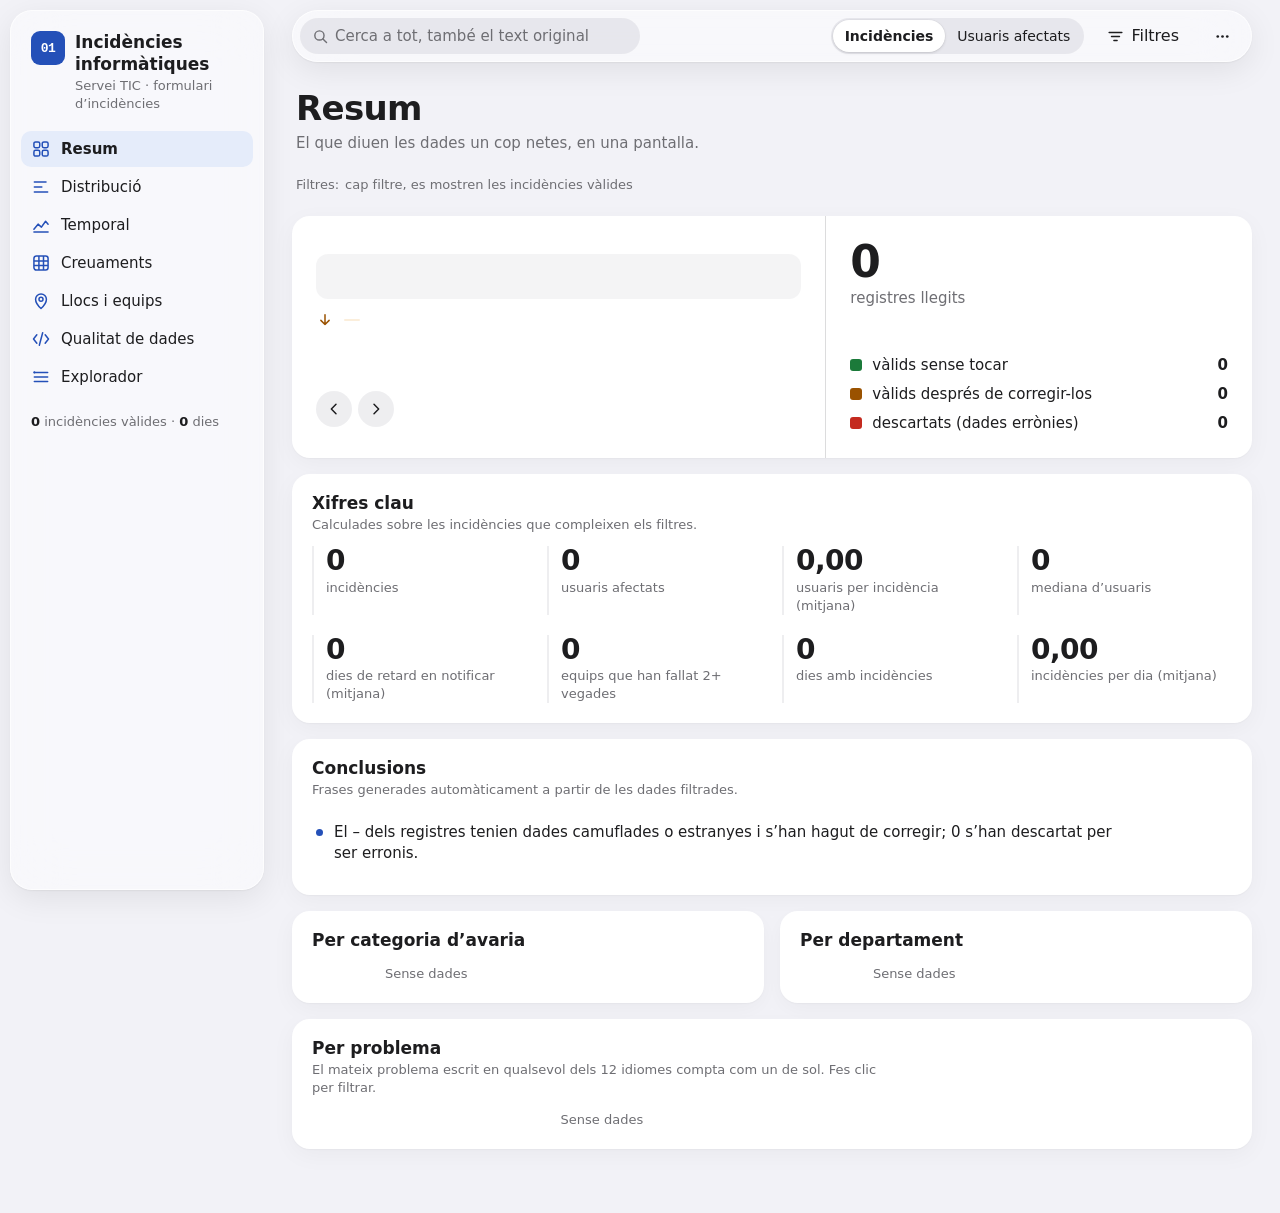
<file: plantilla.html>
<!DOCTYPE html>
<html lang="ca">
<head>
<meta charset="utf-8">
<meta name="viewport" content="width=device-width, initial-scale=1">
<title>Incidències informàtiques</title>
<style>
/* ══════════════════════════════════════════════════════════════════════════
   SISTEMA DE DISSENY · Incidències
   Fonament: Apple Human Interface Guidelines (color.md, typography.md,
   layout.md, materials.md, sidebars.md, toolbars.md, charts.md).
   Dues capes: CONTINGUT (opac, targetes agrupades) i FUNCIONAL (barra lateral
   i barra d'eines flotants amb material de vidre). La identitat viu en el
   contingut: el descodificador de dades i el text "en brut" en monoespai.
   ══════════════════════════════════════════════════════════════════════════ */

:root {
  /* Superfícies */
  --bg: #f2f2f7;            /* fons agrupat */
  --card: #ffffff;          /* targetes de contingut */
  --fill: rgba(118,118,128,.12);   /* camps i controls */
  --fill-2: rgba(118,118,128,.08);
  --sep: rgba(60,60,67,.18);       /* separadors */
  /* Text (contrast sobre --card): 16,8 · 5,1 */
  --ink: #1d1d1f;
  --ink-2: #6e6e73;
  /* Accent = interactiu i marques de dades (7,2:1). Un sol significat. */
  --accent: #2450b8;
  --accent-bg: #e5ecfa;
  --on-accent: #ffffff;
  /* Senyals d'estat: text sobre el seu fons ≥ 4,7:1 */
  --ok: #1b7a3a;  --ok-bg: #e3f3e7;
  --fix: #9a5200; --fix-bg: #fbeedb;
  --bad: #c42a1f; --bad-bg: #fde4e2;
  /* Vidre (només capa funcional) */
  --glass: rgba(250,250,252,.72);
  --glass-edge: rgba(255,255,255,.65);
  --glass-shadow: 0 8px 32px rgba(0,0,0,.08), 0 1px 2px rgba(0,0,0,.06);
  --heat: 52%;
  /* Tipografia: la del sistema per a la interfície; monoespai només per a dades en brut */
  --sans: -apple-system, BlinkMacSystemFont, "SF Pro Text", "Segoe UI Variable Text", "Segoe UI", Ubuntu, Cantarell, "Noto Sans", system-ui, sans-serif;
  --display: -apple-system, BlinkMacSystemFont, "SF Pro Display", "Segoe UI Variable Display", "Segoe UI", Ubuntu, system-ui, sans-serif;
  --mono: ui-monospace, "SF Mono", SFMono-Regular, Menlo, Consolas, "Liberation Mono", monospace;
  /* Escala (text styles d'Apple adaptats a web): */
  --t-large: 700 2.125rem/1.2 var(--display);   /* Large Title 34 */
  --t-title2: 700 1.375rem/1.27 var(--display); /* Title 2 22 */
  --t-headline: 600 1.0625rem/1.3 var(--sans);  /* Headline 17 */
  --t-body: 400 1rem/1.45 var(--sans);          /* Body 16 */
  --t-sub: 400 .9375rem/1.4 var(--sans);        /* Subheadline 15 */
  --t-foot: 400 .8125rem/1.38 var(--sans);      /* Footnote 13 */
  /* Forma: radis concèntrics */
  --r-card: 18px; --r-ctl: 10px; --r-pill: 999px;
  --side-w: 264px;
  color-scheme: light;
}
/* Noms antics que fa servir el codi dels gràfics → tokens nous */
:root { --blue: var(--accent); --green: var(--ok); --amber: var(--fix); --red: var(--bad); --violet: var(--accent);
        --soft: var(--ink-2); --line: var(--sep); --paper: var(--bg); --heat-max: var(--heat); }
@media (prefers-color-scheme: dark) {
  :root {
    --bg: #000000; --card: #1c1c1e;
    --fill: rgba(118,118,128,.24); --fill-2: rgba(118,118,128,.16);
    --sep: rgba(84,84,88,.6);
    --ink: #f5f5f7; --ink-2: #a1a1a6;
    --accent: #6e9bff; --accent-bg: #16264a; --on-accent: #0b1020;
    --ok: #4cd471; --ok-bg: #11301b;
    --fix: #ffad42; --fix-bg: #3a2810;
    --bad: #ff6b5e; --bad-bg: #3d1513;
    --glass: rgba(30,30,32,.68); --glass-edge: rgba(255,255,255,.1);
    --glass-shadow: 0 8px 32px rgba(0,0,0,.5), 0 0 0 .5px rgba(255,255,255,.08);
    --heat: 48%;
    color-scheme: dark;
  }
}
@media (prefers-contrast: more) {
  :root { --ink-2: #48484d; --sep: rgba(60,60,67,.45); --glass: rgba(250,250,252,.97); }
}
@media (prefers-contrast: more) and (prefers-color-scheme: dark) {
  :root { --ink-2: #d1d1d6; --sep: rgba(200,200,210,.45); --glass: rgba(28,28,30,.98); }
}
/* Reduir transparència: el vidre passa a opac (liquid-glass.md › Review checklist 5) */
@media (prefers-reduced-transparency: reduce) {
  :root { --glass: var(--card); }
  .glass { -webkit-backdrop-filter: none !important; backdrop-filter: none !important; }
}

* { box-sizing: border-box; }
[hidden] { display: none !important; }
html { -webkit-text-size-adjust: 100%; scroll-padding-top: 84px; }
body { margin: 0; background: var(--bg); color: var(--ink); font: var(--t-body); font-feature-settings: "tnum" 0; }
.num, .v, td.n, .kpis .num { font-variant-numeric: tabular-nums; }
:focus-visible { outline: 3px solid var(--accent); outline-offset: 2px; border-radius: 6px; }
a { color: var(--accent); }
button { font: inherit; color: inherit; }

/* ───────── Capa funcional: vidre ───────── */
.glass {
  background: var(--glass);
  -webkit-backdrop-filter: blur(28px) saturate(1.4);
  backdrop-filter: blur(28px) saturate(1.4);
  border: .5px solid var(--glass-edge);
  box-shadow: var(--glass-shadow);
}

/* ───────── Estructura: barra lateral + contingut ───────── */
.app { display: grid; grid-template-columns: var(--side-w) minmax(0, 1fr); min-height: 100vh; }
.sidebar {
  position: sticky; top: 0; height: 100vh; padding: 10px 0 10px 10px; z-index: 6;
}
.sidebar-inner { height: 100%; border-radius: 22px; padding: 14px 10px; display: flex; flex-direction: column; gap: 4px; overflow-y: auto; }
.side-head { padding: 6px 10px 14px; }
.side-head .app-name { font: var(--t-headline); margin: 0; }
.side-head .app-sub { font: var(--t-foot); color: var(--ink-2); margin: 2px 0 0; }
.side-group { font: 600 .8125rem/1.3 var(--sans); color: var(--ink-2); padding: 14px 10px 4px; margin: 0; }
nav.tabs { display: flex; flex-direction: column; gap: 2px; }
nav.tabs a {
  display: flex; align-items: center; gap: 10px; min-height: 36px; padding: 7px 10px; border-radius: var(--r-ctl);
  color: var(--ink); text-decoration: none; font: var(--t-sub);
}
nav.tabs a svg { width: 20px; height: 20px; flex: none; color: var(--accent); }
nav.tabs a:hover { background: var(--fill-2); }
nav.tabs a[aria-current="page"] { background: var(--accent); color: var(--on-accent); font-weight: 600; }
nav.tabs a[aria-current="page"] svg { color: var(--on-accent); }
nav.tabs a .chev { margin-left: auto; color: var(--ink-2); display: none; }
.side-stats { margin-top: 6px; padding: 8px 10px; font: var(--t-foot); color: var(--ink-2); }
.side-stats b { color: var(--ink); font-weight: 600; }

.main { min-width: 0; padding: 0 28px 64px; }

/* Barra d'eines flotant */
.toolbar {
  position: sticky; top: 10px; z-index: 5; margin: 10px 0 0;
  display: flex; align-items: center; gap: 10px; padding: 7px; border-radius: 999px;
}
.toolbar .grow { flex: 1; }
.tb-btn {
  display: inline-flex; align-items: center; justify-content: center; gap: 6px; min-width: 36px; min-height: 36px;
  padding: 0 12px; border: 0; border-radius: var(--r-pill); background: transparent; cursor: pointer; color: var(--ink);
}
.tb-btn:hover { background: var(--fill-2); }
.tb-btn svg { width: 19px; height: 19px; color: var(--ink); }
.tb-btn .badge { min-width: 20px; height: 20px; padding: 0 6px; border-radius: 99px; background: var(--accent); color: var(--on-accent); font: 600 .75rem/20px var(--sans); }
#back { display: none; }
.search {
  display: flex; align-items: center; gap: 6px; background: var(--fill); border-radius: var(--r-pill); padding: 0 12px;
  min-height: 36px; width: min(340px, 34vw);
}
.search svg { width: 17px; height: 17px; color: var(--ink-2); flex: none; }
.search input { all: unset; flex: 1; min-width: 0; font: var(--t-sub); color: var(--ink); }
.search input::placeholder { color: var(--ink-2); }
.seg { display: inline-flex; padding: 2px; background: var(--fill); border-radius: var(--r-pill); }
.seg button { border: 0; background: transparent; border-radius: var(--r-pill); padding: 0 12px; min-height: 32px; cursor: pointer; font: 500 .875rem/1 var(--sans); color: var(--ink); white-space: nowrap; }
.seg button[aria-pressed="true"] { background: var(--card); box-shadow: 0 1px 3px rgba(0,0,0,.14), 0 0 0 .5px rgba(0,0,0,.04); font-weight: 600; }
@media (prefers-color-scheme: dark) { .seg button[aria-pressed="true"] { background: #636366; } }

/* Capçalera de secció: títol gran */
.view-head { padding: 26px 4px 4px; }
.view-head h1 { font: var(--t-large); letter-spacing: -.02em; margin: 0; }
.view-head p { font: var(--t-sub); color: var(--ink-2); margin: 4px 0 0; max-width: 70ch; }
.chips { display: flex; flex-wrap: wrap; gap: 6px; align-items: center; margin: 12px 4px 0; min-height: 30px; font: var(--t-foot); color: var(--ink-2); }
.chip { display: inline-flex; align-items: center; gap: 2px; background: var(--accent-bg); color: var(--accent); border-radius: var(--r-pill); padding: 2px 2px 2px 12px; font: 500 .8125rem/1 var(--sans); }
.chip button { border: 0; background: transparent; color: inherit; cursor: pointer; min-width: 28px; min-height: 28px; border-radius: 99px; font-weight: 700; }
.chip button:hover { background: color-mix(in srgb, var(--accent) 16%, transparent); }

/* ───────── Capa de contingut ───────── */
section.view { display: none; }
section.view.on { display: block; }
.grid { display: grid; grid-template-columns: repeat(6, minmax(0, 1fr)); gap: 16px; margin-top: 16px; }
.grid > .panel { grid-column: span 3; }
.grid > .panel.third { grid-column: span 2; }
@media (max-width: 1180px) { .grid > .panel.third { grid-column: span 3; } }
@media (max-width: 980px) { .grid > .panel, .grid > .panel.third { grid-column: 1 / -1; } }
.panel { background: var(--card); border-radius: var(--r-card); padding: 18px 20px 20px; min-width: 0; }
.panel h2 { font: var(--t-headline); margin: 0 0 2px; }
.panel .hint { font: var(--t-foot); color: var(--ink-2); margin: 0 0 12px; max-width: 70ch; }
.grid > .panel.wide, .wide { grid-column: 1 / -1; }
.headline { font: var(--t-sub); margin: 2px 0 14px; max-width: 70ch; color: var(--ink); }
.headline b { font-weight: 600; }

/* Peça característica: el descodificador */
.decoder { padding: 0; overflow: hidden; display: grid; grid-template-columns: minmax(0, 1.25fr) minmax(0, 1fr); }
.dec-l { padding: 24px 24px 22px; }
.dec-r { padding: 24px; border-left: .5px solid var(--sep); display: flex; flex-direction: column; justify-content: space-between; gap: 16px; }
.dec-kicker { font: var(--t-foot); color: var(--ink-2); margin: 0 0 14px; }
.dec-raw { font: 400 .95rem/1.5 var(--mono); color: var(--ink-2); word-break: break-all; min-height: 3em; margin: 0; padding: 12px 14px; background: var(--fill-2); border-radius: 12px;
  display: -webkit-box; -webkit-line-clamp: 3; -webkit-box-orient: vertical; overflow: hidden; }
.dec-arrow { display: flex; align-items: center; gap: 10px; margin: 12px 0; font: var(--t-foot); color: var(--fix); }
.dec-arrow svg { width: 18px; height: 18px; }
.dec-arrow .tag { margin: 0; }
.dec-clean { font: 700 1.75rem/1.2 var(--display); letter-spacing: -.015em; margin: 0; min-height: 1.2em; overflow-wrap: anywhere; }
.dec-meta { font: var(--t-foot); color: var(--ink-2); margin: 8px 0 0; }
.dec-nav { display: flex; gap: 6px; margin-top: 16px; align-items: center; }
.dec-nav .count { font: var(--t-foot); color: var(--ink-2); margin-left: 6px; }
.round { width: 36px; height: 36px; border-radius: 50%; border: 0; background: var(--fill); cursor: pointer; display: inline-flex; align-items: center; justify-content: center; color: var(--ink); }
.round:hover { background: var(--sep); }
.round svg { width: 16px; height: 16px; }
@keyframes decode { from { opacity: 0; transform: translateY(6px); filter: blur(4px); } to { opacity: 1; transform: none; filter: none; } }
@media (prefers-reduced-motion: no-preference) { .dec-clean.anim { animation: decode .55s cubic-bezier(.2,.8,.2,1) both; } }
.pipe-total { font: 700 2.75rem/1 var(--display); letter-spacing: -.03em; margin: 0; }
.pipe-label { font: var(--t-sub); color: var(--ink-2); margin: 4px 0 0; }
.pipe-bar { display: flex; height: 14px; border-radius: 7px; overflow: hidden; gap: 2px; background: var(--card); }
.pipe-bar i { display: block; height: 100%; }
.pipe-legend { display: grid; gap: 8px; margin: 0; padding: 0; list-style: none; font: var(--t-sub); }
.pipe-legend li { display: grid; grid-template-columns: 12px 1fr auto; gap: 10px; align-items: center; }
.pipe-legend li i { width: 12px; height: 12px; border-radius: 3px; }
.pipe-legend .num { font-weight: 600; }

/* KPI */
.kpis { display: grid; grid-template-columns: repeat(4, minmax(0, 1fr)); gap: 20px; }
@media (max-width: 700px) { .kpis { grid-template-columns: repeat(2, minmax(0, 1fr)); } }
.kpis div { display: flex; flex-direction: column; gap: 2px; padding-left: 12px; border-left: 2px solid var(--fill); }
.kpis .num { font: 700 1.75rem/1.1 var(--display); letter-spacing: -.02em; }
.kpis span:not(.num) { font: var(--t-foot); color: var(--ink-2); }
ul.insights { margin: 0; padding: 0; list-style: none; display: grid; gap: 0; }
ul.insights li { padding: 11px 0 11px 22px; border-top: .5px solid var(--sep); position: relative; font: var(--t-sub); max-width: 85ch; }
ul.insights li:first-child { border-top: 0; }
ul.insights li::before { content: ""; position: absolute; left: 4px; top: 18px; width: 7px; height: 7px; border-radius: 50%; background: var(--accent); }

/* Barres */
.bars { display: grid; grid-template-columns: minmax(90px, 36%) 1fr auto; gap: 7px 12px; align-items: center; font: var(--t-sub); }
.bars .k { overflow: hidden; text-overflow: ellipsis; white-space: nowrap; }
.bars button.k { border: 0; background: none; padding: 2px 0; text-align: left; cursor: pointer; color: var(--ink); font: inherit; overflow: hidden; text-overflow: ellipsis; white-space: nowrap; }
.bars button.k:hover { color: var(--accent); }
.bar { height: 12px; border-radius: 6px; background: var(--accent); min-width: 3px; }
.v { color: var(--ink-2); text-align: right; white-space: nowrap; font: var(--t-foot); font-variant-numeric: tabular-nums; }
.cols { display: flex; align-items: end; gap: 6px; height: 176px; padding-top: 8px; }
.cols div { flex: 1; display: flex; flex-direction: column; align-items: center; justify-content: end; height: 100%; font: .75rem/1.3 var(--sans); color: var(--ink-2); min-width: 0; gap: 3px; }
.cols i { display: block; width: 100%; max-width: 44px; background: var(--accent); border-radius: 6px 6px 2px 2px; min-height: 2px; }
.cols b { color: var(--ink); font-weight: 500; font-variant-numeric: tabular-nums; }

/* Taules */
.scroll { overflow-x: auto; }
table { border-collapse: collapse; width: 100%; font: var(--t-sub); }
th, td { text-align: left; padding: 9px 10px; border-bottom: .5px solid var(--sep); vertical-align: top; }
th { font: 600 .8125rem/1.3 var(--sans); color: var(--ink-2); white-space: nowrap; }
td.n, th.n { text-align: right; white-space: nowrap; font-variant-numeric: tabular-nums; }
tbody tr:last-child td { border-bottom: 0; }
table.dist td:first-child { white-space: nowrap; }
table.dist tbody tr, .explore tbody tr { cursor: pointer; }
table.dist tbody tr:hover, .explore tbody tr:hover { background: var(--fill-2); }
.minibar { height: 8px; border-radius: 4px; background: var(--accent); }
table.heat td, table.heat th { text-align: center; padding: 7px 8px; font-variant-numeric: tabular-nums; border-bottom: 0; }
table.heat td { border: 2px solid var(--card); border-radius: 6px; }
table.heat th:first-child, table.heat td:first-child { text-align: left; white-space: nowrap; }
table.heat td.tot, table.heat th.tot { font-weight: 600; color: var(--ink-2); }
svg text { fill: var(--ink-2); font: 12px var(--sans); }
svg .grid-l { stroke: var(--sep); }
svg .scrub { stroke: var(--ink); stroke-width: 1; }
.readout { min-height: 1.5em; font: var(--t-foot); color: var(--ink-2); margin-bottom: 4px; font-variant-numeric: tabular-nums; }
.readout b { color: var(--ink); font-weight: 600; }
.legend { display: flex; gap: 16px; font: var(--t-foot); color: var(--ink-2); margin-top: 8px; }
.legend i { display: inline-block; width: 12px; height: 12px; border-radius: 3px; vertical-align: -1px; margin-right: 6px; }

/* Exemples del descodificador a Qualitat */
.example { display: grid; grid-template-columns: 12em 1fr; gap: 4px 14px; padding: 12px 0; border-top: .5px solid var(--sep); font: var(--t-sub); }
.example:first-child { border-top: 0; }
.example code { font: .8125rem/1.45 var(--mono); color: var(--ink-2); word-break: break-all; }

/* Etiquetes d'estat */
.tag { display: inline-block; font: 600 .75rem/1.5 var(--sans); padding: 1px 8px; border-radius: var(--r-pill); margin: 1px 3px 1px 0; white-space: nowrap; }
.t-ok { background: var(--ok-bg); color: var(--ok); }
.t-fix { background: var(--fix-bg); color: var(--fix); }
.t-bad { background: var(--bad-bg); color: var(--bad); }
.t-info { background: var(--accent-bg); color: var(--accent); }

/* Controls genèrics */
.btn { font: 500 .875rem/1 var(--sans); border: 0; background: var(--fill); color: var(--ink); padding: 0 14px; min-height: 34px; border-radius: var(--r-pill); cursor: pointer; }
.btn:hover { background: var(--sep); }
.btn:disabled { opacity: .35; cursor: default; }
.btn.prominent { background: var(--accent); color: var(--on-accent); font-weight: 600; }
select.btn { appearance: none; -webkit-appearance: none; padding-right: 30px;
  background-image: url("data:image/svg+xml,%3Csvg xmlns='http://www.w3.org/2000/svg' viewBox='0 0 12 12'%3E%3Cpath d='M3 4.5 6 7.5 9 4.5' fill='none' stroke='%238e8e93' stroke-width='1.6' stroke-linecap='round' stroke-linejoin='round'/%3E%3C/svg%3E");
  background-repeat: no-repeat; background-position: right 10px center; background-size: 12px; }
.bar-top { display: flex; flex-wrap: wrap; gap: 10px; align-items: center; margin-bottom: 12px; font: var(--t-sub); }
.bar-top label { display: inline-flex; gap: 8px; align-items: center; color: var(--ink-2); }
.spacer { flex: 1; }
.pager { display: flex; gap: 10px; align-items: center; justify-content: flex-end; padding: 14px 0 0; font: var(--t-foot); color: var(--ink-2); }
.empty { padding: 36px; text-align: center; color: var(--ink-2); }
.explore td.desc { max-width: 44ch; }
.explore td:nth-child(2) { white-space: nowrap; }
.explore th button { border: 0; background: none; padding: 0; cursor: pointer; font: inherit; color: inherit; }
input[type=checkbox] { width: 18px; height: 18px; accent-color: var(--accent); }

/* ───────── Full de filtres (popover ample / full inferior compacte) ───────── */
dialog { color: var(--ink); }
#filters { position: fixed; inset: 70px 28px auto auto; margin: 0; width: min(440px, 92vw); max-height: calc(100vh - 90px); overflow: auto;
  border-radius: 22px; padding: 0; }
#filters::backdrop { background: transparent; }
.sheet-head { display: flex; align-items: center; justify-content: space-between; padding: 14px 16px 8px 20px; position: sticky; top: 0; }
.sheet-head h2 { font: var(--t-headline); margin: 0; }
.grabber { display: none; width: 36px; height: 5px; border-radius: 3px; background: var(--sep); margin: 8px auto 0; }
.form { padding: 4px 16px 18px; display: grid; gap: 16px; }
.group { background: var(--card); border-radius: 14px; overflow: hidden; }
.group label { display: grid; grid-template-columns: minmax(110px, 40%) 1fr; align-items: center; gap: 10px; padding: 0 14px; min-height: 46px; border-bottom: .5px solid var(--sep); font: var(--t-sub); }
.group label:last-child { border-bottom: 0; }
.group select, .group input { font: var(--t-sub); color: var(--accent); background: transparent; border: 0; text-align: right; min-width: 0; padding: 10px 0; width: 100%; }
.group select { text-align-last: right; }
.group input[type=number] { color: var(--ink); }
.form .foot { display: flex; justify-content: space-between; gap: 10px; }
#menu { position: fixed; inset: 70px 28px auto auto; margin: 0; width: 280px; border-radius: 18px; padding: 8px; }
#menu::backdrop { background: transparent; }
.menu-row { display: flex; justify-content: space-between; align-items: center; gap: 10px; padding: 10px 10px; font: var(--t-sub); }
.menu-item { display: flex; width: 100%; align-items: center; gap: 10px; border: 0; background: transparent; padding: 11px 10px; border-radius: 10px; cursor: pointer; font: var(--t-sub); color: var(--ink); text-align: left; }
.menu-item:hover { background: var(--fill-2); }
.menu-item svg { width: 18px; height: 18px; }
.menu-sep { height: .5px; background: var(--sep); margin: 4px 8px; }

/* Detall */
#detail { border: 0; border-radius: 22px; padding: 0; background: var(--bg); width: min(880px, 94vw); max-height: 88vh; box-shadow: 0 30px 80px rgba(0,0,0,.3); }
#detail::backdrop { background: rgba(0,0,0,.35); }
.dhead { display: flex; justify-content: space-between; align-items: center; gap: 10px; padding: 12px 16px 12px 22px; position: sticky; top: 0; z-index: 1; }
.dhead h2 { margin: 0; font: var(--t-headline); }
.dhead .actions { display: flex; gap: 6px; }
.dbody { padding: 6px 18px 22px; }
.dbody > table { background: var(--card); border-radius: 14px; overflow: hidden; }
.dbody table td:first-child { color: var(--ink-2); white-space: nowrap; width: 1%; }
.orig { font: .78rem/1.45 var(--mono); color: var(--ink-2); word-break: break-all; margin-top: 4px; }
.msg { margin: 6px 0 12px; padding: 12px 14px; border-radius: 12px; font: var(--t-sub); }

/* ───────── Mida compacta: la barra lateral es converteix en la llista arrel (com a iPhone) ───────── */

/* ───────── Textura: les dades en brut sota el vidre ─────────
   sidebars.md: "Extend visually rich content beneath the sidebar". El vidre necessita
   alguna cosa a sota; aquí són els codis reals que han arribat del formulari. */
.backdrop {
  position: fixed; inset: 0 0 auto 0; height: 430px; z-index: 0; overflow: hidden; pointer-events: none;
  font: 500 13px/1.75 var(--mono); color: var(--accent); opacity: .16; white-space: pre-wrap; word-break: break-all;
  padding: 18px 24px; letter-spacing: .02em;
  /* Densa a la part superior (on hi ha el vidre), s'esvaeix cap avall i darrere del títol */
  -webkit-mask-image: linear-gradient(to bottom, #000 0, #000 64px, rgba(0,0,0,.35) 120px, rgba(0,0,0,.18) 260px, transparent 100%);
  mask-image: linear-gradient(to bottom, #000 0, #000 64px, rgba(0,0,0,.35) 120px, rgba(0,0,0,.18) 260px, transparent 100%);
}
@media (prefers-color-scheme: dark) { .backdrop { opacity: .22; } }
@media (prefers-contrast: more) { .backdrop { display: none; } }
.app { position: relative; z-index: 1; }
#filters, #menu { z-index: 20; }   /* els popovers no modals han de quedar per sobre del contingut */

/* Barra lateral: selecció tranquil·la, icona en color d'accent */
nav.tabs a[aria-current="page"] { background: var(--accent-bg); color: var(--ink); font-weight: 600; }
nav.tabs a[aria-current="page"] svg { color: var(--accent); }
.side-head { display: flex; gap: 10px; align-items: flex-start; }
.app-mark { width: 34px; height: 34px; flex: none; border-radius: 9px; background: var(--accent); color: var(--on-accent);
  display: grid; place-items: center; font: 700 13px/1 var(--mono); letter-spacing: -.04em; }

/* Targetes: definició subtil */
.panel { box-shadow: 0 1px 2px rgba(0,0,0,.04), 0 6px 24px rgba(0,0,0,.04); }
@media (prefers-color-scheme: dark) { .panel { box-shadow: inset 0 0 0 .5px rgba(255,255,255,.07); } }

/* Barres amb carril: s'hi llegeix la proporció respecte al màxim */
.bars > div:not(.bar) { background: var(--fill-2); border-radius: 6px; }
.minibar { box-shadow: none; }
td .minibar { position: relative; }

@media (max-width: 860px) {
  .app { grid-template-columns: 1fr; }
  .sidebar { position: static; height: auto; padding: 0; }
  .sidebar-inner { border-radius: 0; background: transparent; box-shadow: none; border: 0; -webkit-backdrop-filter: none; backdrop-filter: none; padding: 20px 16px; }
  .side-head .app-name { font: var(--t-large); letter-spacing: -.02em; }
  nav.tabs { background: var(--card); border-radius: 14px; overflow: hidden; gap: 0; }
  nav.tabs a { border-radius: 0; min-height: 50px; border-bottom: .5px solid var(--sep); font: var(--t-body); }
  nav.tabs a:last-child { border-bottom: 0; }
  nav.tabs a[aria-current="page"] { background: transparent; color: var(--ink); font-weight: 400; }
  nav.tabs a[aria-current="page"] svg { color: var(--accent); }
  nav.tabs a .chev { display: block; }
  body.in-view .sidebar { display: none; }
  body:not(.in-view) .main { display: none; }
  .main { padding: 0 12px 48px; }
  #back { display: inline-flex; padding: 0 6px; }
  #back span, #open-filters > span:not(.badge) { display: none; }
  .toolbar { gap: 4px; top: 8px; margin-top: 8px; }
  .search { width: auto; flex: 1; min-width: 0; }
  .toolbar .grow { display: none; }
  .toolbar .seg { display: none; }
  .metric-compact { display: flex !important; }
  .decoder { grid-template-columns: 1fr; }
  .dec-r { border-left: 0; border-top: .5px solid var(--sep); }
  .grid { grid-template-columns: 1fr; }
  #filters { inset: auto 0 0 0; width: 100%; max-height: 88vh; border-radius: 22px 22px 0 0; }
  #filters::backdrop { background: rgba(0,0,0,.3); }
  .grabber { display: block; }
  #menu { inset: 64px 12px auto auto; }
}
.metric-compact { display: none; justify-content: center; margin: 14px 0 0; }
@media (pointer: coarse) {
  .tb-btn, .round, .btn, .seg button { min-height: 44px; min-width: 44px; }
  .chip button { min-width: 44px; min-height: 44px; }
  nav.tabs a { min-height: 50px; }
  .bars button.k { min-height: 32px; }
}
@media (prefers-reduced-motion: no-preference) {
  .bar, .cols i, .minibar { transition: width .25s ease, height .25s ease; }
  nav.tabs a, .tb-btn, .btn { transition: background-color .15s ease; }
}
@media print {
  .backdrop,
  .sidebar, .toolbar, .chips, .pager, .bar-top, .dec-nav { display: none !important; }
  .app { display: block; }
  section.view { display: block !important; break-before: page; }
  body { background: #fff; }
  .panel { border: 1px solid #ddd; }
}
</style>
</head>
<body>
<svg width="0" height="0" style="position:absolute" aria-hidden="true">
  <defs>
    <symbol id="i-resum" viewBox="0 0 24 24"><g fill="none" stroke="currentColor" stroke-width="1.8" stroke-linecap="round" stroke-linejoin="round"><rect x="3.5" y="3.5" width="7" height="7" rx="2"/><rect x="13.5" y="3.5" width="7" height="7" rx="2"/><rect x="3.5" y="13.5" width="7" height="7" rx="2"/><rect x="13.5" y="13.5" width="7" height="7" rx="2"/></g></symbol>
    <symbol id="i-distribucio" viewBox="0 0 24 24"><g fill="none" stroke="currentColor" stroke-width="1.8" stroke-linecap="round"><path d="M4 6h14M4 12h9M4 18h16"/></g></symbol>
    <symbol id="i-temporal" viewBox="0 0 24 24"><g fill="none" stroke="currentColor" stroke-width="1.8" stroke-linecap="round" stroke-linejoin="round"><path d="M3.5 17l5-6 4 3.5 5-7 3 3.5"/><path d="M3.5 20.5h17"/></g></symbol>
    <symbol id="i-creuaments" viewBox="0 0 24 24"><g fill="none" stroke="currentColor" stroke-width="1.8"><rect x="3.5" y="3.5" width="17" height="17" rx="3"/><path d="M3.5 9.5h17M3.5 15h17M9.5 3.5v17M15 3.5v17"/></g></symbol>
    <symbol id="i-llocs" viewBox="0 0 24 24"><g fill="none" stroke="currentColor" stroke-width="1.8" stroke-linejoin="round"><path d="M12 21s-6.5-5.6-6.5-11a6.5 6.5 0 0 1 13 0c0 5.4-6.5 11-6.5 11z"/><circle cx="12" cy="10" r="2.4"/></g></symbol>
    <symbol id="i-qualitat" viewBox="0 0 24 24"><g fill="none" stroke="currentColor" stroke-width="1.8" stroke-linecap="round" stroke-linejoin="round"><path d="M7 7l-4 5 4 5M17 7l4 5-4 5M14 4.5l-4 15"/></g></symbol>
    <symbol id="i-explorador" viewBox="0 0 24 24"><g fill="none" stroke="currentColor" stroke-width="1.8" stroke-linecap="round"><path d="M4 6.5h16M4 12h16M4 17.5h16"/><circle cx="4" cy="6.5" r=".4"/></g></symbol>
    <symbol id="i-search" viewBox="0 0 24 24"><g fill="none" stroke="currentColor" stroke-width="2" stroke-linecap="round"><circle cx="10.5" cy="10.5" r="6.5"/><path d="M15.5 15.5l5 5"/></g></symbol>
    <symbol id="i-filter" viewBox="0 0 24 24"><g fill="none" stroke="currentColor" stroke-width="1.9" stroke-linecap="round"><path d="M4 7h16M7 12h10M10 17h4"/></g></symbol>
    <symbol id="i-more" viewBox="0 0 24 24"><g fill="currentColor"><circle cx="6" cy="12" r="1.7"/><circle cx="12" cy="12" r="1.7"/><circle cx="18" cy="12" r="1.7"/></g></symbol>
    <symbol id="i-back" viewBox="0 0 24 24"><path d="M15 5l-7 7 7 7" fill="none" stroke="currentColor" stroke-width="2.2" stroke-linecap="round" stroke-linejoin="round"/></symbol>
    <symbol id="i-next" viewBox="0 0 24 24"><path d="M9 5l7 7-7 7" fill="none" stroke="currentColor" stroke-width="2.2" stroke-linecap="round" stroke-linejoin="round"/></symbol>
    <symbol id="i-close" viewBox="0 0 24 24"><path d="M6.5 6.5l11 11M17.5 6.5l-11 11" fill="none" stroke="currentColor" stroke-width="2.2" stroke-linecap="round"/></symbol>
    <symbol id="i-down" viewBox="0 0 24 24"><path d="M12 5v13M6.5 12.5 12 18l5.5-5.5" fill="none" stroke="currentColor" stroke-width="2" stroke-linecap="round" stroke-linejoin="round"/></symbol>
    <symbol id="i-print" viewBox="0 0 24 24"><g fill="none" stroke="currentColor" stroke-width="1.8" stroke-linejoin="round"><path d="M7 9V3.5h10V9"/><rect x="3.5" y="9" width="17" height="8" rx="2"/><path d="M7 14.5h10v6H7z"/></g></symbol>
  </defs>
</svg>

<div class="backdrop" id="backdrop" aria-hidden="true"></div>
<div class="app">
  <aside class="sidebar">
    <div class="sidebar-inner glass">
      <div class="side-head">
        <span class="app-mark" aria-hidden="true">01</span>
        <div><p class="app-name" data-i="title"></p>
        <p class="app-sub" data-i="appSub"></p></div>
      </div>
      <nav class="tabs" id="tabs" aria-label="Seccions"></nav>
      <p class="side-stats" id="side-stats"></p>
    </div>
  </aside>

  <div class="main">
    <header class="toolbar glass">
      <button type="button" class="tb-btn" id="back"><svg aria-hidden="true"><use href="#i-back"/></svg><span data-i="sections"></span></button>
      <label class="search"><svg aria-hidden="true"><use href="#i-search"/></svg><input type="search" id="q" autocomplete="off"></label>
      <span class="grow"></span>
      <span class="seg" role="group" id="metric-seg"><button type="button" data-metric="n" data-i="m_n"></button><button type="button" data-metric="u" data-i="m_u"></button></span>
      <button type="button" class="tb-btn" id="open-filters" aria-haspopup="dialog"><svg aria-hidden="true"><use href="#i-filter"/></svg><span data-i="filtersBtn"></span><span class="badge" id="fcount" hidden></span></button>
      <button type="button" class="tb-btn" id="open-menu" aria-haspopup="dialog"><svg aria-hidden="true"><use href="#i-more"/></svg></button>
    </header>

    <div class="view-head">
      <h1 id="view-title"></h1>
      <p id="view-sub"></p>
      <div class="metric-compact"><span class="seg" role="group"><button type="button" data-metric="n" data-i="m_n"></button><button type="button" data-metric="u" data-i="m_u"></button></span></div>
    </div>
    <div class="chips" id="chips" aria-live="polite"></div>

  <!-- RESUM -->

  <section class="view" id="v-resum">
    <div class="grid">
      <div class="panel wide decoder">
        <div class="dec-l">
          <p class="dec-kicker" id="dec-kicker"></p>
          <p class="dec-raw" id="dec-raw"></p>
          <div class="dec-arrow"><svg aria-hidden="true"><use href="#i-down"/></svg><span class="tag t-fix" id="dec-trick"></span></div>
          <p class="dec-clean" id="dec-clean" aria-live="polite"></p>
          <p class="dec-meta" id="dec-meta"></p>
          <div class="dec-nav"><button class="round" id="dec-prev"><svg aria-hidden="true"><use href="#i-back"/></svg></button><button class="round" id="dec-next"><svg aria-hidden="true"><use href="#i-next"/></svg></button><span class="count" id="dec-count"></span></div>
        </div>
        <div class="dec-r">
          <div><p class="pipe-total num" id="n-total"></p><p class="pipe-label" data-i="read"></p></div>
          <div class="pipe-bar" id="pipe-bar" role="img"></div>
          <ul class="pipe-legend">
            <li><i style="background:var(--ok)"></i><span data-i="pClean"></span><span class="num" id="n-clean"></span></li>
            <li><i style="background:var(--fix)"></i><span data-i="pFixed"></span><span class="num" id="n-fixok"></span></li>
            <li><i style="background:var(--bad)"></i><span data-i="discarded"></span><span class="num" id="n-bad"></span></li>
          </ul>
        </div>
      </div>
      <div class="panel wide"><h2 data-i="kpiTitle"></h2><p class="hint" data-i="kpiHint"></p><div class="kpis" id="kpis"></div></div>
      <div class="panel wide"><h2 data-i="insTitle"></h2><p class="hint" data-i="insHint"></p><ul class="insights" id="insights"></ul></div>
      <div class="panel"><h2 data-i="byCat"></h2><div class="bars" id="r-cat"></div></div>
      <div class="panel"><h2 data-i="byDept"></h2><div class="bars" id="r-dept"></div></div>
      <div class="panel wide"><h2 data-i="byProb"></h2><p class="hint" data-i="byProbHint"></p><div class="bars" id="r-prob"></div></div>
    </div>
  </section>

  <!-- DISTRIBUCIÓ -->
  <section class="view" id="v-distribucio">
    <div class="grid">
      <div class="panel wide"><h2 data-i="byCat"></h2><p class="hint" data-i="distHint"></p><div class="scroll" id="d-cat"></div></div>
      <div class="panel wide"><h2 data-i="byEquip"></h2><div class="scroll" id="d-equip"></div></div>
      <div class="panel wide"><h2 data-i="byDept"></h2><div class="scroll" id="d-dept"></div></div>
      <div class="panel wide"><h2 data-i="byProb"></h2><p class="hint" data-i="byProbHint"></p><div class="scroll" id="d-prob"></div></div>
      <div class="panel wide"><h2 data-i="pareto"></h2><p class="hint" data-i="paretoHint"></p><div class="scroll" id="d-pareto"></div></div>
      <div class="panel"><h2 data-i="usersHist"></h2><p class="hint" data-i="usersHistHint"></p><div class="cols" id="d-uhist"></div></div>
      <div class="panel"><h2 data-i="severity"></h2><p class="hint" data-i="severityHint"></p><div class="bars" id="d-sev"></div></div>
    </div>
  </section>

  <!-- TEMPORAL -->
  <section class="view" id="v-temporal">
    <div class="grid">
      <div class="panel wide"><h2 data-i="timeline"></h2><p class="hint" data-i="timelineHint"></p>
        <div class="seg" role="group" id="gran" style="margin-bottom:8px"><button type="button" data-g="d" data-i="g_d"></button><button type="button" data-g="w" data-i="g_w"></button><button type="button" data-g="m" data-i="g_m"></button></div>
        <div class="scroll" id="t-line"></div></div>
      <div class="panel"><h2 data-i="byMonth"></h2><div class="cols" id="t-month"></div></div>
      <div class="panel"><h2 data-i="byWeekday"></h2><div class="cols" id="t-wd"></div></div>
      <div class="panel wide"><h2 data-i="heatWM"></h2><p class="hint" data-i="heatHint"></p><div class="scroll" id="t-heat"></div></div>
      <div class="panel"><h2 data-i="byHour"></h2><p class="hint" data-i="byHourHint"></p><div class="cols" id="t-hour"></div></div>
      <div class="panel"><h2 data-i="delay"></h2><p class="hint" data-i="delayHint"></p><div class="bars" id="t-delay"></div></div>
    </div>
  </section>

  <!-- CREUAMENTS -->
  <section class="view" id="v-creuaments">
    <div class="grid">
      <div class="panel wide"><h2 data-i="crossTitle"></h2><p class="hint" data-i="crossHint"></p>
        <div class="bar-top">
          <label><span data-i="rows"></span> <select id="x-row" class="btn"></select></label>
          <label><span data-i="cols"></span> <select id="x-col" class="btn"></select></label>
          <span class="seg" role="group" id="x-mode"><button type="button" data-x="abs" data-i="x_abs"></button><button type="button" data-x="row" data-i="x_row"></button><button type="button" data-x="col" data-i="x_col"></button></span>
        </div>
        <div class="scroll" id="x-table"></div></div>
    </div>
  </section>

  <!-- LLOCS I EQUIPS -->
  <section class="view" id="v-llocs">
    <div class="grid">
      <div class="panel third"><h2 data-i="byFloor"></h2><div class="cols" id="l-floor"></div></div>
      <div class="panel third"><h2 data-i="bySpace"></h2><p class="hint" data-i="bySpaceHint"></p><div class="bars" id="l-space"></div></div>
      <div class="panel third"><h2 data-i="topLoc"></h2><div class="bars" id="l-top"></div></div>
      <div class="panel wide"><h2 data-i="repeat"></h2><p class="hint" data-i="repeatHint"></p><div class="scroll" id="l-rep"></div></div>
      <div class="panel wide"><h2 data-i="tech"></h2><div id="l-tech"></div></div>
    </div>
  </section>

  <!-- QUALITAT -->
  <section class="view" id="v-qualitat">
    <div class="grid">
      <div class="panel wide"><h2 data-i="dataVsInfo"></h2><p class="hint" data-i="dataVsInfoText"></p><div class="kpis" id="q-kpis"></div></div>
      <div class="panel"><h2 data-i="tricks"></h2><div class="bars" id="q-tricks"></div></div>
      <div class="panel"><h2 data-i="fieldsCorrupt"></h2><p class="hint" data-i="fieldsCorruptHint"></p><div class="bars" id="q-fields"></div></div>
      <div class="panel wide"><h2 data-i="trickMatrix"></h2><p class="hint" data-i="trickMatrixHint"></p><div class="scroll" id="q-matrix"></div></div>
      <div class="panel third"><h2 data-i="reasons"></h2><div class="bars" id="q-reasons"></div></div>
      <div class="panel third"><h2 data-i="warnings"></h2><div class="bars" id="q-warn"></div></div>
      <div class="panel third"><h2 data-i="byLang"></h2><div class="bars" id="q-lang"></div></div>
      <div class="panel wide"><h2 data-i="examples"></h2><p class="hint" data-i="examplesHint"></p><div id="q-examples"></div></div>
      <div class="panel wide"><h2 data-i="discList"></h2><div class="scroll" id="q-disc"></div></div>
    </div>
  </section>

  <!-- EXPLORADOR -->
  <section class="view" id="v-explorador">
    <div class="panel" style="margin-top:16px">
      <div class="bar-top">
        <span id="count"></span><span class="spacer"></span>
        <label><input type="checkbox" id="tr"> <span data-i="trToggle"></span></label>
        <label><span data-i="perPage"></span> <select id="pp" class="btn"><option>25</option><option>50</option><option>100</option><option>250</option></select></label>
        <button class="btn" id="exp-csv" data-i="expCsv"></button>
        <button class="btn" id="exp-json" data-i="expJson"></button>
      </div>
      <div class="scroll">
        <table class="explore"><thead><tr id="ex-head"></tr></thead><tbody id="rows"></tbody></table>
      </div>
      <div class="pager"><button class="btn" id="prev" data-i="prev"></button><span id="page"></span><button class="btn" id="next" data-i="next"></button></div>
    </div>
  </section>
</div>
</div>

<dialog id="filters" class="glass" aria-labelledby="f-title">
  <div class="grabber" aria-hidden="true"></div>
  <div class="sheet-head"><h2 id="f-title" data-i="filtersBtn"></h2><button type="button" class="btn prominent" id="f-done" data-i="done"></button></div>
  <form class="form" onsubmit="return false">
    <div class="group">
      <label><span data-i="status"></span><select id="f-status"></select></label>
    </div>
    <div class="group">
      <label><span data-i="department"></span><select id="f-dept"></select></label>
      <label><span data-i="equipment"></span><select id="f-equip"></select></label>
      <label><span data-i="category"></span><select id="f-cat"></select></label>
      <label><span data-i="problem"></span><select id="f-prob"></select></label>
      <label><span data-i="language"></span><select id="f-lang"></select></label>
    </div>
    <div class="group">
      <label><span data-i="from"></span><input type="date" id="f-from"></label>
      <label><span data-i="to"></span><input type="date" id="f-to"></label>
      <label><span data-i="umin"></span><input type="number" id="f-umin" min="1" step="1" placeholder="1"></label>
      <label><span data-i="umax"></span><input type="number" id="f-umax" min="1" step="1" placeholder="24"></label>
    </div>
    <div class="foot"><button type="button" class="btn" id="reset" data-i="reset"></button></div>
  </form>
</dialog>

<dialog id="menu" class="glass" aria-label="Menu">
  <div class="menu-row"><span data-i="language"></span>
    <span class="seg" role="group" aria-label="Idioma / Language"><button type="button" data-lang="ca">CA</button><button type="button" data-lang="es">ES</button><button type="button" data-lang="en">EN</button></span></div>
  <div class="menu-sep"></div>
  <button type="button" class="menu-item" id="print"><svg aria-hidden="true"><use href="#i-print"/></svg><span data-i="print"></span></button>
</dialog>

<dialog id="detail" aria-labelledby="d-title">
  <div class="dhead glass"><h2 id="d-title"></h2><span class="actions">
    <button class="round" id="d-prev"><svg aria-hidden="true"><use href="#i-back"/></svg></button>
    <button class="round" id="d-next"><svg aria-hidden="true"><use href="#i-next"/></svg></button>
    <button class="btn prominent" id="d-close" data-i="close"></button></span></div>
  <div class="dbody" id="d-body"></div>
</dialog>


<script>
const DADES = /*__DADES__*/[];
const PROB = /*__PROBLEMES__*/{};

/* ═════════════ Textos de la interfície ═════════════ */
const T = {
  ca: {
    title: "Incidències informàtiques", subtitle: "Dades del formulari netejades, descodificades i validades. Tria una secció, combina filtres i obre qualsevol incidència per veure’n l’original.",
    read: "registres llegits", fixed: "corregits (codificats o amb caràcters estranys)", discarded: "descartats (dades errònies)", valid: "vàlids per a l’anàlisi",
    problem: "Problema", byProb: "Per problema", byProbHint: "El mateix problema escrit en qualsevol dels 12 idiomes compta com un de sol. Fes clic per filtrar.", translation: "Traducció", trToggle: "Descripcions traduïdes",
    moreFilters: "Més filtres",
    hlTop: (k, n, p, u) => [[k], ` és el valor més alt: ${n} ${u} (${p}).`],
    hlPeak: (n, u, when) => ["El màxim és de ", [`${n} ${u}`], `, ${when}.`],
    hlOne: p => [[p], " de les incidències afecten un sol usuari."],
    hlLate: p => [[p], " de les incidències es notifiquen més de 90 dies després de passar."],
    hlHour: (h, p) => [[p], ` dels formularis es van enviar entre les ${h}:00 i les ${h}:59.`],
    weekOf: d => `la setmana del ${d}`, dayOf: d => `el ${d}`, monthOf: d => `el ${d}`,
    appSub: "Servei TIC · formulari d’incidències",
    sections: "Seccions", filtersBtn: "Filtres", done: "Fet",
    pClean: "vàlids sense tocar", pFixed: "vàlids després de corregir-los", searchPh: "Cerca a tot, també el text original",
    decKicker: (k, f, id) => `Així va arribar el camp «${f}» de la incidència #${id}`,
    decMeta: k => `Descodificat automàticament (${k}).`, decCount: (i, n) => `${i} de ${n} tipus de codificació`,
    sideStats: (n, d) => [[n], ` incidències vàlides · `, [d], ` dies`],
    viewSub: { resum: "El que diuen les dades un cop netes, en una pantalla.", distribucio: "Què falla, on i a quanta gent afecta.", temporal: "Quan passen les incidències i quant es tarda a notificar-les.",
      creuaments: "Combina dues dimensions per trobar relacions.", llocs: "Plantes, espais i equips que fallen més d’una vegada.", qualitat: "Com venien les dades i què s’ha fet per poder-les llegir.", explorador: "Totes les incidències, ordenables i exportables." },
    print: "Imprimeix / PDF", search: "Cerca", department: "Departament", equipment: "Equip", category: "Categoria", language: "Idioma", status: "Estat",
    from: "Des de", to: "Fins a", umin: "Usuaris mín.", umax: "Usuaris màx.", metric: "Mesura", m_n: "Incidències", m_u: "Usuaris afectats", reset: "Esborra filtres",
    all: "Tots", st_valid: "Vàlides", st_bad: "Descartades", st_fixed: "Corregides", st_any: "Totes",
    tabs: { resum: "Resum", distribucio: "Distribució", temporal: "Temporal", creuaments: "Creuaments", llocs: "Llocs i equips", qualitat: "Qualitat de dades", explorador: "Explorador" },
    active: "Filtres:", none: "cap filtre, es mostren les incidències vàlides",
    kpiTitle: "Xifres clau", kpiHint: "Calculades sobre les incidències que compleixen els filtres.",
    k_inc: "incidències", k_users: "usuaris afectats", k_mean: "usuaris per incidència (mitjana)", k_med: "mediana d’usuaris", k_delay: "dies de retard en notificar (mitjana)", k_rep: "equips que han fallat 2+ vegades", k_days: "dies amb incidències", k_perday: "incidències per dia (mitjana)",
    insTitle: "Conclusions", insHint: "Frases generades automàticament a partir de les dades filtrades.",
    ins: {
      topCat: (k, p) => `La categoria d’avaria més freqüent és ${k}, amb el ${p} de les incidències.`,
      topDeptU: (k, n) => `El departament amb més usuaris afectats és ${k} (${n} usuaris en total).`,
      worstEquip: (k, m) => `Les incidències de tipus «${k}» són les que afecten més gent: ${m} usuaris per incidència de mitjana.`,
      topMonth: (k, n) => `El mes amb més incidències és ${k} (${n}).`,
      topWd: (k, p) => `El dia de la setmana amb més incidències és ${k} (${p}).`,
      topProb: (k, n) => `El problema més notificat és «${k}» (${n} vegades).`,
      pareto: (n, tot, p) => `Unificant idiomes només hi ha ${tot} problemes diferents, i ${n} d’ells expliquen el ${p} de tot el que es notifica.`,
      repeat: n => `${n} equips (mateix número d’inventari) han fallat més d’una vegada: són candidats a revisió o substitució.`,
      delay: d => `Es tarda una mitjana de ${d} dies des que passa la incidència fins que es notifica.`,
      quality: (p, b) => `El ${p} dels registres tenien dades camuflades o estranyes i s’han hagut de corregir; ${b} s’han descartat per ser erronis.`,
      foreign: (p, n, m) => `El ${p} de les descripcions tenen text en un idioma que no és el català (${n} idiomes en total) i ${m} barregen dos idiomes.`,
    },
    byCat: "Per categoria d’avaria", byDept: "Per departament", byEquip: "Per tipus d’equip", byMonth: "Per mes", byWeekday: "Per dia de la setmana",
    distHint: "Fes clic en una fila per filtrar-hi tot el panell.",
    c_name: "Nom", c_inc: "Incid.", c_pct: "%", c_users: "Afectats", c_mean: "Mitjana", c_max: "Màx.", c_share: "Pes",
    pareto: "Problemes més repetits (Pareto)", paretoHint: "Barres: vegades que apareix cada problema. Línia: percentatge acumulat. Cada descripció es divideix en frases i s’unifiquen els idiomes.",
    cumul: "acumulat",
    usersHist: "Usuaris afectats per incidència", usersHistHint: "Quantes incidències afecten 1, 2, 3… usuaris.",
    severity: "Gravetat per abast", severityHint: "Segons el nombre d’usuaris afectats.",
    sev: ["Individual (1)", "Petit grup (2–4)", "Grup (5–9)", "Ampli (10+)"],
    timeline: "Evolució al llarg del temps", timelineHint: "Segons la data en què va passar la incidència.", g_d: "Dia", g_w: "Setmana", g_m: "Mes",
    heatWM: "Mapa de calor: dia de la setmana × mes", heatHint: "Com més intens és el color, més incidències.",
    byHour: "Hora de notificació", byHourHint: "Hora de la marca temporal del formulari.",
    delay: "Retard entre incidència i notificació", delayHint: "Dies entre la data de la incidència i l’enviament del formulari.",
    dbins: ["0–7 dies", "8–30 dies", "31–60 dies", "61–90 dies", "91–120 dies", "121–180 dies", "Més de 180"],
    crossTitle: "Taula creuada", crossHint: "Tria què vols posar a les files i a les columnes. Es pot mostrar en valors absoluts o en percentatge per fila o per columna.",
    rows: "Files", cols: "Columnes", x_abs: "Valors", x_row: "% fila", x_col: "% columna", total: "Total",
    dims: { departament: "Departament", categoria_de_lavaria: "Categoria", tipus_dequip: "Equip", _probs: "Problema", idiomes: "Idioma", _floor: "Planta", _wd: "Dia de la setmana", _mon: "Mes", _sev: "Gravetat", _space: "Tipus d’espai" },
    byFloor: "Per planta", floor: "Planta", noFloor: "Sense planta",
    bySpace: "Per tipus d’espai", bySpaceHint: "Primera paraula de la ubicació, unificant idiomes (教室, Аудитория, Salle… → Aula, Sala…).",
    topLoc: "Ubicacions amb més incidències",
    repeat: "Equips reincidents", repeatHint: "Números d’inventari amb més d’una incidència. Si un mateix número apareix amb tipus d’equip diferents, probablement està mal escrit.",
    r_inv: "Inventari", r_n: "Incid.", r_equip: "Equips", r_dept: "Departaments", r_dates: "Dates", r_cats: "Categories",
    tech: "Tècnics assignats",
    techText: (n, m, s) => `Hi ha ${n} tècnics diferents i el que en té més té ${m} incidència${m === 1 ? "" : "es"}. ${s} incidències no tenen tècnic. ${m <= 1 ? "Aquest camp no aporta informació sobre la càrrega de feina: sembla omplert a l’atzar." : ""}`,
    dataVsInfo: "Dades i informació",
    dataVsInfoText: "Les dades són el que arriba del formulari, tal qual. La informació és el que en treiem després de netejar-les i descartar les que no tenen sentit (com una incidència de l’any 2075 o amb 9999 usuaris afectats).",
    q_rec: "registres llegits", q_fix: "registres corregits", q_fields: "camps corregits", q_bad: "registres descartats", q_pct: "aprofitats per a l’anàlisi",
    tricks: "Codificacions corregides", fieldsCorrupt: "Camps més afectats", fieldsCorruptHint: "Percentatge de registres en què aquest camp venia codificat o brut.",
    trickMatrix: "Camp × tipus de codificació", trickMatrixHint: "Quantes vegades s’ha trobat cada truc a cada camp.",
    reasons: "Motius de descart", warnings: "Avisos (es mantenen, però es marquen)", byLang: "Idioma de la descripció",
    examples: "Exemples de cada codificació", examplesHint: "Un cas real de cada tipus: com venia i com ha quedat.",
    discList: "Registres descartats",
    perPage: "Per pàgina", expCsv: "Exporta CSV", expJson: "Exporta JSON",
    shown: (n, t) => `${n} de ${t} incidències`,
    date: "Data", location: "Ubicació", description: "Descripció", users: "Usuaris", prev: "Anterior", next: "Següent", page: (p, n) => `Pàgina ${p} de ${n}`,
    close: "Tanca", incident: "Incidència", origLabel: "Original:", translate: "Tradueix la descripció amb Google Traductor",
    ok: "Vàlida", bad: "Descartada", fix: "Corregida", noresults: "Cap incidència coincideix amb els filtres. Prova d’esborrar-ne algun.",
    errors: "Per què s’ha descartat", warnLabel: "Avisos", nodata: "Sense dades", before: "Abans", after: "Després",
    fields: { marca_temporal: "Marca temporal", data_de_la_incidencia: "Data de la incidència", usuari_afectat: "Usuari afectat", departament: "Departament",
      tipus_dequip: "Tipus d’equip", ubicacio: "Ubicació", numero_dinventari: "Núm. d’inventari", categoria_de_lavaria: "Categoria",
      descripcio_de_la_incidencia: "Descripció", usuaris_afectats: "Usuaris afectats", contacte_del_tecnic_assignat: "Tècnic assignat" },
    months: ["gener", "febrer", "març", "abril", "maig", "juny", "juliol", "agost", "setembre", "octubre", "novembre", "desembre"],
    mshort: ["gen", "feb", "març", "abr", "maig", "juny", "jul", "ag", "set", "oct", "nov", "des"],
    wd: ["dilluns", "dimarts", "dimecres", "dijous", "divendres", "dissabte", "diumenge"], wdshort: ["dl", "dt", "dc", "dj", "dv", "ds", "dg"],
  },
  es: {
    title: "Incidencias informáticas", subtitle: "Datos del formulario limpiados, descodificados y validados. Elige una sección, combina filtros y abre cualquier incidencia para ver su original.",
    read: "registros leídos", fixed: "corregidos (codificados o con caracteres extraños)", discarded: "descartados (datos erróneos)", valid: "válidos para el análisis",
    problem: "Problema", byProb: "Por problema", byProbHint: "El mismo problema escrito en cualquiera de los 12 idiomas cuenta como uno solo. Haz clic para filtrar.", translation: "Traducción", trToggle: "Descripciones traducidas",
    moreFilters: "Más filtros",
    hlTop: (k, n, p, u) => [[k], ` es el valor más alto: ${n} ${u} (${p}).`],
    hlPeak: (n, u, when) => ["El máximo es de ", [`${n} ${u}`], `, ${when}.`],
    hlOne: p => [[p], " de las incidencias afectan a un solo usuario."],
    hlLate: p => [[p], " de las incidencias se notifican más de 90 días después de ocurrir."],
    hlHour: (h, p) => [[p], ` de los formularios se enviaron entre las ${h}:00 y las ${h}:59.`],
    weekOf: d => `la semana del ${d}`, dayOf: d => `el ${d}`, monthOf: d => `en ${d}`,
    appSub: "Servicio TIC · formulario de incidencias",
    sections: "Secciones", filtersBtn: "Filtros", done: "OK",
    pClean: "válidos sin tocar", pFixed: "válidos tras corregirlos", searchPh: "Busca en todo, también en el texto original",
    decKicker: (k, f, id) => `Así llegó el campo «${f}» de la incidencia #${id}`,
    decMeta: k => `Descodificado automáticamente (${k}).`, decCount: (i, n) => `${i} de ${n} tipos de codificación`,
    sideStats: (n, d) => [[n], ` incidencias válidas · `, [d], ` días`],
    viewSub: { resum: "Lo que dicen los datos una vez limpios, en una pantalla.", distribucio: "Qué falla, dónde y a cuánta gente afecta.", temporal: "Cuándo ocurren las incidencias y cuánto se tarda en notificarlas.",
      creuaments: "Combina dos dimensiones para encontrar relaciones.", llocs: "Plantas, espacios y equipos que fallan más de una vez.", qualitat: "Cómo venían los datos y qué se ha hecho para poder leerlos.", explorador: "Todas las incidencias, ordenables y exportables." },
    print: "Imprimir / PDF", search: "Buscar", department: "Departamento", equipment: "Equipo", category: "Categoría", language: "Idioma", status: "Estado",
    from: "Desde", to: "Hasta", umin: "Usuarios mín.", umax: "Usuarios máx.", metric: "Medida", m_n: "Incidencias", m_u: "Usuarios afectados", reset: "Borrar filtros",
    all: "Todos", st_valid: "Válidas", st_bad: "Descartadas", st_fixed: "Corregidas", st_any: "Todas",
    tabs: { resum: "Resumen", distribucio: "Distribución", temporal: "Temporal", creuaments: "Cruces", llocs: "Lugares y equipos", qualitat: "Calidad de datos", explorador: "Explorador" },
    active: "Filtros:", none: "ningún filtro, se muestran las incidencias válidas",
    kpiTitle: "Cifras clave", kpiHint: "Calculadas sobre las incidencias que cumplen los filtros.",
    k_inc: "incidencias", k_users: "usuarios afectados", k_mean: "usuarios por incidencia (media)", k_med: "mediana de usuarios", k_delay: "días de retraso al notificar (media)", k_rep: "equipos que han fallado 2+ veces", k_days: "días con incidencias", k_perday: "incidencias por día (media)",
    insTitle: "Conclusiones", insHint: "Frases generadas automáticamente a partir de los datos filtrados.",
    ins: {
      topCat: (k, p) => `La categoría de avería más frecuente es ${k}, con el ${p} de las incidencias.`,
      topDeptU: (k, n) => `El departamento con más usuarios afectados es ${k} (${n} usuarios en total).`,
      worstEquip: (k, m) => `Las incidencias de tipo «${k}» son las que afectan a más gente: ${m} usuarios por incidencia de media.`,
      topMonth: (k, n) => `El mes con más incidencias es ${k} (${n}).`,
      topWd: (k, p) => `El día de la semana con más incidencias es ${k} (${p}).`,
      topProb: (k, n) => `El problema más notificado es «${k}» (${n} veces).`,
      pareto: (n, tot, p) => `Unificando idiomas solo hay ${tot} problemas distintos, y ${n} de ellos explican el ${p} de todo lo que se notifica.`,
      repeat: n => `${n} equipos (mismo número de inventario) han fallado más de una vez: son candidatos a revisión o sustitución.`,
      delay: d => `Se tarda una media de ${d} días desde que ocurre la incidencia hasta que se notifica.`,
      quality: (p, b) => `El ${p} de los registros tenían datos camuflados o extraños y se han corregido; ${b} se han descartado por erróneos.`,
      foreign: (p, n, m) => `El ${p} de las descripciones tienen texto en un idioma que no es el catalán (${n} idiomas en total) y ${m} mezclan dos idiomas.`,
    },
    byCat: "Por categoría de avería", byDept: "Por departamento", byEquip: "Por tipo de equipo", byMonth: "Por mes", byWeekday: "Por día de la semana",
    distHint: "Haz clic en una fila para filtrar todo el panel.",
    c_name: "Nombre", c_inc: "Incid.", c_pct: "%", c_users: "Afectados", c_mean: "Media", c_max: "Máx.", c_share: "Peso",
    pareto: "Problemas más repetidos (Pareto)", paretoHint: "Barras: veces que aparece cada problema. Línea: porcentaje acumulado. Cada descripción se divide en frases y se unifican los idiomas.",
    cumul: "acumulado",
    usersHist: "Usuarios afectados por incidencia", usersHistHint: "Cuántas incidencias afectan a 1, 2, 3… usuarios.",
    severity: "Gravedad por alcance", severityHint: "Según el número de usuarios afectados.",
    sev: ["Individual (1)", "Grupo pequeño (2–4)", "Grupo (5–9)", "Amplio (10+)"],
    timeline: "Evolución en el tiempo", timelineHint: "Según la fecha en que ocurrió la incidencia.", g_d: "Día", g_w: "Semana", g_m: "Mes",
    heatWM: "Mapa de calor: día de la semana × mes", heatHint: "Cuanto más intenso el color, más incidencias.",
    byHour: "Hora de notificación", byHourHint: "Hora de la marca temporal del formulario.",
    delay: "Retraso entre incidencia y notificación", delayHint: "Días entre la fecha de la incidencia y el envío del formulario.",
    dbins: ["0–7 días", "8–30 días", "31–60 días", "61–90 días", "91–120 días", "121–180 días", "Más de 180"],
    crossTitle: "Tabla cruzada", crossHint: "Elige qué poner en filas y columnas. Se puede ver en valores absolutos o en porcentaje por fila o por columna.",
    rows: "Filas", cols: "Columnas", x_abs: "Valores", x_row: "% fila", x_col: "% columna", total: "Total",
    dims: { departament: "Departamento", categoria_de_lavaria: "Categoría", tipus_dequip: "Equipo", _probs: "Problema", idiomes: "Idioma", _floor: "Planta", _wd: "Día de la semana", _mon: "Mes", _sev: "Gravedad", _space: "Tipo de espacio" },
    byFloor: "Por planta", floor: "Planta", noFloor: "Sin planta",
    bySpace: "Por tipo de espacio", bySpaceHint: "Primera palabra de la ubicación, unificando idiomas (教室, Аудитория, Salle… → Aula, Sala…).",
    topLoc: "Ubicaciones con más incidencias",
    repeat: "Equipos reincidentes", repeatHint: "Números de inventario con más de una incidencia. Si un mismo número aparece con tipos de equipo distintos, probablemente está mal escrito.",
    r_inv: "Inventario", r_n: "Incid.", r_equip: "Equipos", r_dept: "Departamentos", r_dates: "Fechas", r_cats: "Categorías",
    tech: "Técnicos asignados",
    techText: (n, m, s) => `Hay ${n} técnicos distintos y el que más tiene suma ${m} incidencia${m === 1 ? "" : "s"}. ${s} incidencias no tienen técnico. ${m <= 1 ? "Este campo no aporta información sobre la carga de trabajo: parece rellenado al azar." : ""}`,
    dataVsInfo: "Datos e información",
    dataVsInfoText: "Los datos son lo que llega del formulario, tal cual. La información es lo que sacamos tras limpiarlos y descartar los que no tienen sentido (como una incidencia del año 2075 o con 9999 usuarios afectados).",
    q_rec: "registros leídos", q_fix: "registros corregidos", q_fields: "campos corregidos", q_bad: "registros descartados", q_pct: "aprovechados para el análisis",
    tricks: "Codificaciones corregidas", fieldsCorrupt: "Campos más afectados", fieldsCorruptHint: "Porcentaje de registros en que este campo venía codificado o sucio.",
    trickMatrix: "Campo × tipo de codificación", trickMatrixHint: "Cuántas veces se ha encontrado cada truco en cada campo.",
    reasons: "Motivos de descarte", warnings: "Avisos (se mantienen, pero se marcan)", byLang: "Idioma de la descripción",
    examples: "Ejemplos de cada codificación", examplesHint: "Un caso real de cada tipo: cómo venía y cómo ha quedado.",
    discList: "Registros descartados",
    perPage: "Por página", expCsv: "Exportar CSV", expJson: "Exportar JSON",
    shown: (n, t) => `${n} de ${t} incidencias`,
    date: "Fecha", location: "Ubicación", description: "Descripción", users: "Usuarios", prev: "Anterior", next: "Siguiente", page: (p, n) => `Página ${p} de ${n}`,
    close: "Cerrar", incident: "Incidencia", origLabel: "Original:", translate: "Traducir la descripción con Google Traductor",
    ok: "Válida", bad: "Descartada", fix: "Corregida", noresults: "Ninguna incidencia coincide con los filtros. Prueba a borrar alguno.",
    errors: "Por qué se ha descartado", warnLabel: "Avisos", nodata: "Sin datos", before: "Antes", after: "Después",
    fields: { marca_temporal: "Marca temporal", data_de_la_incidencia: "Fecha de la incidencia", usuari_afectat: "Usuario afectado", departament: "Departamento",
      tipus_dequip: "Tipo de equipo", ubicacio: "Ubicación", numero_dinventari: "Nº de inventario", categoria_de_lavaria: "Categoría",
      descripcio_de_la_incidencia: "Descripción", usuaris_afectats: "Usuarios afectados", contacte_del_tecnic_assignat: "Técnico asignado" },
    months: ["enero", "febrero", "marzo", "abril", "mayo", "junio", "julio", "agosto", "septiembre", "octubre", "noviembre", "diciembre"],
    mshort: ["ene", "feb", "mar", "abr", "may", "jun", "jul", "ago", "sep", "oct", "nov", "dic"],
    wd: ["lunes", "martes", "miércoles", "jueves", "viernes", "sábado", "domingo"], wdshort: ["lu", "ma", "mi", "ju", "vi", "sá", "do"],
  },
  en: {
    title: "IT incidents", subtitle: "Form data cleaned, decoded and validated. Pick a section, combine filters and open any incident to see the original.",
    read: "records read", fixed: "fixed (encoded or with odd characters)", discarded: "discarded (bad data)", valid: "valid for analysis",
    problem: "Problem", byProb: "By problem", byProbHint: "The same problem written in any of the 12 languages counts as one. Click to filter.", translation: "Translation", trToggle: "Translated descriptions",
    moreFilters: "More filters",
    hlTop: (k, n, p, u) => [[k], ` is the highest value: ${n} ${u} (${p}).`],
    hlPeak: (n, u, when) => ["The peak is ", [`${n} ${u}`], `, ${when}.`],
    hlOne: p => [[p], " of incidents affect a single user."],
    hlLate: p => [[p], " of incidents are reported more than 90 days after they happen."],
    hlHour: (h, p) => [[p], ` of forms were submitted between ${h}:00 and ${h}:59.`],
    weekOf: d => `in the week of ${d}`, dayOf: d => `on ${d}`, monthOf: d => `in ${d}`,
    appSub: "IT service · incident form",
    sections: "Sections", filtersBtn: "Filters", done: "Done",
    pClean: "valid as received", pFixed: "valid after fixing", searchPh: "Search everything, including the original text",
    decKicker: (k, f, id) => `This is how the “${f}” field of incident #${id} arrived`,
    decMeta: k => `Decoded automatically (${k}).`, decCount: (i, n) => `${i} of ${n} encoding types`,
    sideStats: (n, d) => [[n], ` valid incidents · `, [d], ` days`],
    viewSub: { resum: "What the data says once it’s clean, on one screen.", distribucio: "What fails, where, and how many people it affects.", temporal: "When incidents happen and how long they take to be reported.",
      creuaments: "Combine two dimensions to find relationships.", llocs: "Floors, spaces and devices that fail more than once.", qualitat: "How the data arrived and what was done to make it readable.", explorador: "Every incident, sortable and exportable." },
    print: "Print / PDF", search: "Search", department: "Department", equipment: "Equipment", category: "Category", language: "Language", status: "Status",
    from: "From", to: "To", umin: "Min. users", umax: "Max. users", metric: "Measure", m_n: "Incidents", m_u: "Affected users", reset: "Clear filters",
    all: "All", st_valid: "Valid", st_bad: "Discarded", st_fixed: "Fixed", st_any: "Any",
    tabs: { resum: "Summary", distribucio: "Breakdown", temporal: "Over time", creuaments: "Cross-tabs", llocs: "Places & devices", qualitat: "Data quality", explorador: "Explorer" },
    active: "Filters:", none: "no filters, showing valid incidents",
    kpiTitle: "Key figures", kpiHint: "Computed over the incidents that match the filters.",
    k_inc: "incidents", k_users: "affected users", k_mean: "users per incident (mean)", k_med: "median users", k_delay: "days before reporting (mean)", k_rep: "devices that failed 2+ times", k_days: "days with incidents", k_perday: "incidents per day (mean)",
    insTitle: "Takeaways", insHint: "Sentences generated automatically from the filtered data.",
    ins: {
      topCat: (k, p) => `The most common fault category is ${k}, with ${p} of incidents.`,
      topDeptU: (k, n) => `The department with the most affected users is ${k} (${n} users in total).`,
      worstEquip: (k, m) => `Incidents with “${k}” affect the most people: ${m} users per incident on average.`,
      topMonth: (k, n) => `The busiest month is ${k} (${n}).`,
      topWd: (k, p) => `The busiest weekday is ${k} (${p}).`,
      topProb: (k, n) => `The most reported problem is “${k}” (${n} times).`,
      pareto: (n, tot, p) => `Once languages are merged there are only ${tot} distinct problems, and ${n} of them account for ${p} of everything reported.`,
      repeat: n => `${n} devices (same inventory number) failed more than once: candidates for review or replacement.`,
      delay: d => `On average it takes ${d} days from the incident until it is reported.`,
      quality: (p, b) => `${p} of records had disguised or odd data and were fixed; ${b} were discarded as invalid.`,
      foreign: (p, n, m) => `${p} of descriptions contain text in a language other than Catalan (${n} languages in total) and ${m} mix two languages.`,
    },
    byCat: "By fault category", byDept: "By department", byEquip: "By equipment type", byMonth: "By month", byWeekday: "By weekday",
    distHint: "Click a row to filter the whole dashboard.",
    c_name: "Name", c_inc: "Incid.", c_pct: "%", c_users: "Affected", c_mean: "Mean", c_max: "Max", c_share: "Share",
    pareto: "Most repeated problems (Pareto)", paretoHint: "Bars: how often each problem appears. Line: cumulative percentage. Each description is split into sentences and languages are merged.",
    cumul: "cumulative",
    usersHist: "Affected users per incident", usersHistHint: "How many incidents affect 1, 2, 3… users.",
    severity: "Severity by reach", severityHint: "Based on the number of affected users.",
    sev: ["Individual (1)", "Small group (2–4)", "Group (5–9)", "Wide (10+)"],
    timeline: "Over time", timelineHint: "By the date the incident happened.", g_d: "Day", g_w: "Week", g_m: "Month",
    heatWM: "Heatmap: weekday × month", heatHint: "The stronger the colour, the more incidents.",
    byHour: "Reporting hour", byHourHint: "Hour of the form timestamp.",
    delay: "Delay between incident and report", delayHint: "Days between the incident date and the form submission.",
    dbins: ["0–7 days", "8–30 days", "31–60 days", "61–90 days", "91–120 days", "121–180 days", "Over 180"],
    crossTitle: "Cross-tab", crossHint: "Choose what goes in rows and columns. Show absolute values or percentages by row or by column.",
    rows: "Rows", cols: "Columns", x_abs: "Values", x_row: "Row %", x_col: "Column %", total: "Total",
    dims: { departament: "Department", categoria_de_lavaria: "Category", tipus_dequip: "Equipment", _probs: "Problem", idiomes: "Language", _floor: "Floor", _wd: "Weekday", _mon: "Month", _sev: "Severity", _space: "Space type" },
    byFloor: "By floor", floor: "Floor", noFloor: "No floor",
    bySpace: "By space type", bySpaceHint: "First word of the location, merged across languages (教室, Аудитория, Salle… → Classroom, Room…).",
    topLoc: "Locations with most incidents",
    repeat: "Repeat-failure devices", repeatHint: "Inventory numbers with more than one incident. If the same number shows different device types, it was probably mistyped.",
    r_inv: "Inventory", r_n: "Incid.", r_equip: "Devices", r_dept: "Departments", r_dates: "Dates", r_cats: "Categories",
    tech: "Assigned technicians",
    techText: (n, m, s) => `There are ${n} different technicians and the busiest has ${m} incident${m === 1 ? "" : "s"}. ${s} incidents have no technician. ${m <= 1 ? "This field says nothing about workload: it looks randomly filled." : ""}`,
    dataVsInfo: "Data and information",
    dataVsInfoText: "Data is what comes in from the form, as is. Information is what we get after cleaning it and discarding what makes no sense (like an incident in 2075 or with 9999 affected users).",
    q_rec: "records read", q_fix: "records fixed", q_fields: "fields fixed", q_bad: "records discarded", q_pct: "usable for analysis",
    tricks: "Encodings fixed", fieldsCorrupt: "Most affected fields", fieldsCorruptHint: "Share of records where this field arrived encoded or dirty.",
    trickMatrix: "Field × encoding type", trickMatrixHint: "How often each trick was found in each field.",
    reasons: "Reasons for discarding", warnings: "Warnings (kept, but flagged)", byLang: "Description language",
    examples: "One example of each encoding", examplesHint: "A real case of each kind: how it arrived and how it ended up.",
    discList: "Discarded records",
    perPage: "Per page", expCsv: "Export CSV", expJson: "Export JSON",
    shown: (n, t) => `${n} of ${t} incidents`,
    date: "Date", location: "Location", description: "Description", users: "Users", prev: "Previous", next: "Next", page: (p, n) => `Page ${p} of ${n}`,
    close: "Close", incident: "Incident", origLabel: "Original:", translate: "Translate the description with Google Translate",
    ok: "Valid", bad: "Discarded", fix: "Fixed", noresults: "No incidents match these filters. Try clearing one.",
    errors: "Why it was discarded", warnLabel: "Warnings", nodata: "No data", before: "Before", after: "After",
    fields: { marca_temporal: "Timestamp", data_de_la_incidencia: "Incident date", usuari_afectat: "Affected user", departament: "Department",
      tipus_dequip: "Equipment type", ubicacio: "Location", numero_dinventari: "Inventory no.", categoria_de_lavaria: "Category",
      descripcio_de_la_incidencia: "Description", usuaris_afectats: "Affected users", contacte_del_tecnic_assignat: "Assigned technician" },
    months: ["January", "February", "March", "April", "May", "June", "July", "August", "September", "October", "November", "December"],
    mshort: ["Jan", "Feb", "Mar", "Apr", "May", "Jun", "Jul", "Aug", "Sep", "Oct", "Nov", "Dec"],
    wd: ["Monday", "Tuesday", "Wednesday", "Thursday", "Friday", "Saturday", "Sunday"], wdshort: ["Mo", "Tu", "We", "Th", "Fr", "Sa", "Su"],
  },
};

/* Traducció dels valors de les dades */
const V = {
  es: { "Administració": "Administración", "Docència": "Docencia", "Direcció": "Dirección", "Secretaria": "Secretaría", "Manteniment": "Mantenimiento",
    "Orientació": "Orientación", "Consergeria": "Conserjería", "Comunicació": "Comunicación", "Cuina": "Cocina",
    "Ordinador": "Ordenador", "Impressora": "Impresora", "Projector": "Proyector", "Altaveus": "Altavoces", "Tauleta": "Tableta", "Escàner": "Escáner", "Pissarra digital": "Pizarra digital",
    "Xarxa": "Red", "Perifèrics": "Periféricos", "No identificat": "No identificado", "Configuració": "Configuración", "Cablejat": "Cableado", "Alimentació elèctrica": "Alimentación eléctrica", "Llicències": "Licencias",
    "binari": "binario", "entitats HTML": "entidades HTML", "seqüències d'escapament": "secuencias de escape", "caràcters invisibles": "caracteres invisibles", "text zalgo": "texto zalgo",
    "Unicode estilitzat": "Unicode estilizado", "homoglifs ciríl·lics": "homoglifos cirílicos", "cometes/brossa": "comillas/basura", "majúscules/signes": "mayúsculas/signos",
    "Aula": "Aula", "Despatx": "Despacho", "Laboratori": "Laboratorio", "Sala": "Sala" },
  en: { "Administració": "Administration", "Docència": "Teaching", "Direcció": "Management", "Biblioteca": "Library", "Secretaria": "Office", "Manteniment": "Maintenance",
    "Orientació": "Counselling", "Consergeria": "Reception", "Comunicació": "Communication", "Cuina": "Kitchen",
    "Ordinador": "Computer", "Impressora": "Printer", "Projector": "Projector", "Altaveus": "Speakers", "Tauleta": "Tablet", "Escàner": "Scanner", "Pissarra digital": "Digital whiteboard",
    "Xarxa": "Network", "Perifèrics": "Peripherals", "No identificat": "Unidentified", "Configuració": "Configuration", "Cablejat": "Cabling", "Alimentació elèctrica": "Power supply", "Llicències": "Licences",
    "binari": "binary", "entitats HTML": "HTML entities", "seqüències d'escapament": "escape sequences", "caràcters invisibles": "invisible characters", "text zalgo": "zalgo text",
    "Unicode estilitzat": "styled Unicode", "homoglifs ciríl·lics": "Cyrillic homoglyphs", "cometes/brossa": "quotes/junk", "majúscules/signes": "case/punctuation",
    "Aula": "Classroom", "Despatx": "Office", "Laboratori": "Lab", "Sala": "Room" },
};
const LANGS = {
  ca: { ca: "Català", es: "Castellà", en: "Anglès", pt: "Portuguès", fr: "Francès", it: "Italià", de: "Alemany", ja: "Japonès", zh: "Xinès", ko: "Coreà", ru: "Rus", ar: "Àrab", el: "Grec", am: "Amhàric", he: "Hebreu", th: "Tai", hi: "Hindi", "?": "Desconegut" },
  es: { ca: "Catalán", es: "Castellano", en: "Inglés", pt: "Portugués", fr: "Francés", it: "Italiano", de: "Alemán", ja: "Japonés", zh: "Chino", ko: "Coreano", ru: "Ruso", ar: "Árabe", el: "Griego", am: "Amárico", he: "Hebreo", th: "Tailandés", hi: "Hindi", "?": "Desconocido" },
  en: { ca: "Catalan", es: "Spanish", en: "English", pt: "Portuguese", fr: "French", it: "Italian", de: "German", ja: "Japanese", zh: "Chinese", ko: "Korean", ru: "Russian", ar: "Arabic", el: "Greek", am: "Amharic", he: "Hebrew", th: "Thai", hi: "Hindi", "?": "Unknown" },
};
const FIELDS = Object.keys(T.ca.fields);
const CATEG = ["departament", "tipus_dequip", "categoria_de_lavaria"];

let lang = "ca";
try { lang = localStorage.getItem("inc-lang") || "ca"; } catch (e) {}
if (!T[lang]) lang = "ca";
const t = k => T[lang][k];
const v = x => (V[lang] && V[lang][x]) || x;
const lname = c => LANGS[lang][c] || c;
const pv = id => (PROB[id] && PROB[id][lang]) || id;                 // nom del problema en l’idioma de la interfície
const trDesc = r => (r.problemes || []).map(pv).join(". ");          // descripció traduïda
const fmt = (n, d = 0) => Number(n).toLocaleString(lang === "en" ? "en-GB" : lang, { minimumFractionDigits: d, maximumFractionDigits: d });
const pct = (a, b) => b ? fmt(a / b * 100, 1) + "\u00a0%" : "–";

/* ═════════════ Utilitats ═════════════ */
const norm = s => (s || "").normalize("NFKD").replace(/[\u0300-\u036f]/g, "").toLowerCase();
const $ = id => document.getElementById(id);
function el(tag, props = {}, ...kids) {
  const e = document.createElement(tag);
  for (const [k, val] of Object.entries(props)) {
    if (k === "class") e.className = val; else if (k === "style") e.setAttribute("style", val);
    else if (k.startsWith("on")) e.addEventListener(k.slice(2), val);
    else if (k.includes("-") || k === "role") e.setAttribute(k, val); else e[k] = val;
  }
  for (const kid of kids) if (kid != null) e.append(kid);   // append() amb text: sempre text, mai HTML
  return e;
}
const SVG = "http://www.w3.org/2000/svg";
function sv(tag, attrs = {}, ...kids) { const e = document.createElementNS(SVG, tag); for (const [k, val] of Object.entries(attrs)) e.setAttribute(k, val); for (const k of kids) e.append(k); return e; }
const sum = a => a.reduce((x, y) => x + y, 0);
const median = a => { if (!a.length) return 0; const s = [...a].sort((x, y) => x - y), h = s.length >> 1; return s.length % 2 ? s[h] : (s[h - 1] + s[h]) / 2; };
const users = r => Number.isFinite(r.usuaris) && r.usuaris <= 200 ? r.usuaris : 0;
/* Agrupar: Map clau → {n: incidències, u: usuaris afectats, max} */
function group(rows, f) {
  const m = new Map();
  for (const r of rows) for (const k of [].concat(f(r))) {
    if (k === undefined || k === null || k === "") continue;
    const g = m.get(k) || { n: 0, u: 0, max: 0 }; g.n++; g.u += users(r); g.max = Math.max(g.max, users(r)); m.set(k, g);
  }
  return m;
}
const val = g => st.metric === "u" ? g.u : g.n;
const sorted = (m, n) => [...m].sort((a, b) => val(b[1]) - val(a[1])).slice(0, n);
const heat = p => `background:color-mix(in srgb, var(--blue) calc(var(--heat-max) * ${p.toFixed(3)}), transparent);color:var(--ink)`;

/* Camps derivats */
const SEV = u => u <= 1 ? 0 : u <= 4 ? 1 : u <= 9 ? 2 : 3;
for (const r of DADES) {
  r._fix = Object.keys(r.trucs).length > 0;
  r._q = norm(FIELDS.map(f => r[f] + " " + r.original[f]).join(" ") + " #" + r.id);
  if (r.data) { const d = new Date(r.data + "T12:00:00"); r._mon = d.getMonth(); r._wd = (d.getDay() + 6) % 7; }
  if (r.marca) { r._hour = +r.marca.slice(11, 13); if (r.data) r._delay = Math.round((new Date(r.marca.slice(0, 10)) - new Date(r.data)) / 864e5); }
  const m = /(\d)\.\d{2}/.exec(r.ubicacio); r._floor = m ? m[1] : "?";
  r._space = r.espai || (r.ubicacio.split(/\s+/)[0] || "?");
  r._sev = SEV(users(r));
  r._probs = r.problemes || [];
  r.idiomes = r.idiomes || [r.idioma];
  r._multi = r.idiomes.length > 1;
}
const DIMLABEL = {
  departament: v, categoria_de_lavaria: v, tipus_dequip: v, idiomes: lname, _probs: pv, _space: v,
  _floor: k => k === "?" ? t("noFloor") : `${t("floor")} ${k}`, _wd: k => t("wd")[k], _mon: k => t("months")[k], _sev: k => t("sev")[k],
};
const ORDERED = new Set(["_floor", "_wd", "_mon", "_sev"]);

/* ═════════════ Estat ═════════════ */
const DEF = { q: "", dept: "", equip: "", cat: "", prob: "", lang: "", status: "valid", from: "", to: "", umin: "", umax: "", metric: "n" };
const st = { ...DEF, tr: false, page: 1, pp: 25, sort: "id", dir: 1, gran: "w", xr: "departament", xc: "categoria_de_lavaria", xm: "abs", view: "resum" };
const VIEWS = ["resum", "distribucio", "temporal", "creuaments", "llocs", "qualitat", "explorador"];

function filtered(opts = {}) {
  const status = opts.status || st.status;
  const q = norm(st.q.trim()).split(/\s+/).filter(Boolean);
  return DADES.filter(r =>
    (status === "any" || (status === "valid" && r.valida) || (status === "bad" && !r.valida) || (status === "fixed" && r._fix)) &&
    (!st.dept || r.departament === st.dept) && (!st.equip || r.tipus_dequip === st.equip) &&
    (!st.cat || r.categoria_de_lavaria === st.cat) && (!st.lang || r.idiomes.includes(st.lang)) &&
    (!st.prob || r._probs.includes(st.prob)) &&
    (!st.from || (r.data && r.data >= st.from)) && (!st.to || (r.data && r.data <= st.to)) &&
    (!st.umin || users(r) >= +st.umin) && (!st.umax || users(r) <= +st.umax) &&
    q.every(w => r._q.includes(w)));
}
function setFilter(k, value) { st[k] = st[k] === value ? "" : value; st.page = 1; syncControls(); render(); }

/* ═════════════ Components de gràfic ═════════════ */
function bars(id, entries, { label = x => x, color = "var(--blue)", filterKey = null, metric = true } = {}) {
  const box = $(id); box.replaceChildren();
  if (!entries.length) { box.append(el("span", { class: "v", textContent: t("nodata") })); return; }
  const get = e => typeof e[1] === "number" ? e[1] : (metric ? val(e[1]) : e[1].n);
  const max = Math.max(...entries.map(get), 1), tot = sum(entries.map(get));
  for (const e of entries) {
    const k = e[0], n = get(e), name = label(k);
    const key = filterKey
      ? el("button", { class: "k", type: "button", title: name, textContent: name, onclick: () => setFilter(filterKey, k) })
      : el("span", { class: "k", title: name, textContent: name });
    box.append(key, el("div", {}, el("div", { class: "bar", style: `width:${(n / max * 100).toFixed(1)}%;background:${color}` })),
      el("span", { class: "v", textContent: `${fmt(n)}` }));
  }
}
function cols(id, keys, getN, label, { title = k => label(k), color = "var(--blue)" } = {}) {
  const box = $(id); const vals = keys.map(getN); const mx = Math.max(1, ...vals);
  if (!keys.length || !sum(vals)) { box.replaceChildren(el("span", { class: "v", textContent: t("nodata") })); return; }
  box.replaceChildren(...keys.map((k, i) => el("div", { title: `${title(k)}: ${fmt(vals[i])}`, role: "img", "aria-label": `${title(k)}: ${fmt(vals[i])}` },
    el("b", { textContent: vals[i] ? fmt(vals[i]) : "" }), el("i", { style: `height:${vals[i] / mx * 125}px;background:${color}` }), label(k))));
}
function distTable(id, m, filterKey, label = v) {
  const rows = sorted(m), totN = sum(rows.map(r => r[1].n)), totU = sum(rows.map(r => r[1].u)), mx = Math.max(1, ...rows.map(r => val(r[1])));
  const tb = el("tbody");
  for (const [k, g] of rows) {
    tb.append(el("tr", { tabIndex: 0, onclick: () => setFilter(filterKey, k), onkeydown: e => { if (e.key === "Enter") setFilter(filterKey, k); } },
      el("td", { textContent: label(k) }), el("td", { class: "n", textContent: fmt(g.n) }), el("td", { class: "n", textContent: pct(g.n, totN) }),
      el("td", { style: "width:30%" }, el("div", { class: "minibar", style: `width:${val(g) / mx * 100}%` })),
      el("td", { class: "n", textContent: fmt(g.u) }), el("td", { class: "n", textContent: pct(g.u, totU) }),
      el("td", { class: "n", textContent: fmt(g.u / g.n, 2) }), el("td", { class: "n", textContent: fmt(g.max) })));
  }
  const th = s => el("th", { class: "n", textContent: s });
  $(id).replaceChildren(rows.length ? el("table", { class: "dist" },
    el("thead", {}, el("tr", {}, el("th", { textContent: t("c_name") }), th(t("c_inc")), th(t("c_pct")), el("th"), th(t("c_users")), th(t("c_share")), th(t("c_mean")), th(t("c_max")))), tb)
    : el("span", { class: "v", textContent: t("nodata") }));
}
/* Escala amb valors "rodons" (0, 5, 10…): charts.md › Axes */
function niceTicks(max, n = 4) {
  if (max <= 0) return [0, 1];
  const raw = max / n, pow = 10 ** Math.floor(Math.log10(raw)), step = [1, 2, 2.5, 5, 10].map(m => m * pow).find(m => m >= raw);
  const out = []; for (let x = 0; x < max + step - 1e-9; x += step) out.push(Math.round(x * 100) / 100);
  return out;
}
/* Titular amb el missatge principal del gràfic (charts.md › Descriptive content). També és la descripció per a lectors de pantalla. */
function headline(id, parts) {
  const box = $(id); let p = box.previousElementSibling;
  if (!p || !p.classList.contains("headline")) { p = el("p", { class: "headline" }); box.before(p); }
  p.replaceChildren(...(parts || []).map(x => Array.isArray(x) ? el("b", { textContent: x[0] }) : x));
  box.setAttribute("role", "group"); box.setAttribute("aria-label", p.textContent);
}
function lineChart(id, points, label, longLabel = label) {
  const box = $(id);
  if (!points.length) { box.replaceChildren(el("span", { class: "v", textContent: t("nodata") })); return; }
  const W = Math.max(640, points.length * 12, box.clientWidth - 4), H = 250, L = 8, B = 28, R = 44, Tp = 12;
  const ticks = niceTicks(Math.max(...points.map(p => p[1]))), mx = ticks[ticks.length - 1];
  const x = i => L + (points.length === 1 ? (W - L - R) / 2 : i * (W - L - R) / (points.length - 1)), y = n => Tp + (H - Tp - B) * (1 - n / mx);
  const g = sv("svg", { viewBox: `0 0 ${W} ${H}`, width: W, height: H, "aria-hidden": "true" });
  /* Eix Y al costat final: la vora inicial del gràfic queda alineada amb la resta del panell */
  for (const n of ticks) { const yy = y(n); g.append(sv("line", { x1: L, x2: W - R, y1: yy, y2: yy, class: "grid-l" }), sv("text", { x: W - R + 6, y: yy + 4 }, fmt(n))); }
  const d = points.map((p, i) => `${i ? "L" : "M"}${x(i).toFixed(1)},${y(p[1]).toFixed(1)}`).join("");
  g.append(sv("path", { d: d + `L${x(points.length - 1)},${y(0)}L${x(0)},${y(0)}Z`, fill: "var(--blue)", opacity: ".15" }));
  g.append(sv("path", { d, fill: "none", stroke: "var(--blue)", "stroke-width": 2 }));
  const step = Math.ceil(points.length / 12);
  points.forEach((p, i) => {
    if (points.length <= 60) g.append(sv("circle", { cx: x(i), cy: y(p[1]), r: 3, fill: "var(--blue)" }));
    if (i % step === 0) g.append(sv("text", { x: x(i), y: H - 8, "text-anchor": i === 0 ? "start" : "middle" }, label(p[0])));
  });
  /* Tota l'àrea del gràfic és la zona d'interacció: no cal encertar un punt de 3 px */
  const line = sv("line", { class: "scrub", y1: Tp, y2: H - B, visibility: "hidden" }), dot = sv("circle", { r: 5, fill: "var(--blue)", stroke: "var(--card)", "stroke-width": 2, visibility: "hidden" });
  const iMax = points.reduce((best, p, i) => p[1] > points[best][1] ? i : best, 0);
  const read = el("div", { class: "readout" });
  const show = i => {
    read.replaceChildren(el("b", { textContent: fmt(points[i][1]) }), ` ${st.metric === "u" ? t("m_u").toLowerCase() : t("m_n").toLowerCase()}, ${longLabel(points[i][0])}`);
    for (const e of [line, dot]) e.setAttribute("visibility", "visible");
    line.setAttribute("x1", x(i)); line.setAttribute("x2", x(i)); dot.setAttribute("cx", x(i)); dot.setAttribute("cy", y(points[i][1]));
  };
  const nearest = cx => { const r = g.getBoundingClientRect(), px = (cx - r.left) / r.width * W; let bi = 0; points.forEach((_, i) => { if (Math.abs(x(i) - px) < Math.abs(x(bi) - px)) bi = i; }); return bi; };
  let cur = iMax;
  const hit = sv("rect", { x: 0, y: 0, width: W, height: H, fill: "transparent", tabindex: 0, role: "slider", "aria-label": t("timeline"), "aria-valuemin": 0, "aria-valuemax": points.length - 1 });
  const go = i => { cur = Math.max(0, Math.min(points.length - 1, i)); show(cur); hit.setAttribute("aria-valuenow", cur); hit.setAttribute("aria-valuetext", read.textContent); };
  hit.addEventListener("pointermove", e => go(nearest(e.clientX)));
  hit.addEventListener("pointerdown", e => go(nearest(e.clientX)));
  hit.addEventListener("keydown", e => { if (e.key === "ArrowRight") { go(cur + 1); e.preventDefault(); } if (e.key === "ArrowLeft") { go(cur - 1); e.preventDefault(); } if (e.key === "Home") go(0); if (e.key === "End") go(points.length - 1); });
  g.append(line, dot, hit); g.removeAttribute("aria-hidden");
  box.replaceChildren(read, g); go(iMax);
}
function paretoChart(id, entries) {
  const box = $(id);
  if (!entries.length) { box.replaceChildren(el("span", { class: "v", textContent: t("nodata") })); return; }
  const tot = sum(entries.map(e => e[1])), top = entries.slice(0, 15), n = top.length;
  const W = Math.max(760, n * 54, box.clientWidth - 4), H = 310, L = 90, R = 48, Tp = 12, B = 118, bw = (W - L - R) / n;
  const ticks = niceTicks(Math.max(...top.map(e => e[1]))), mx = ticks[ticks.length - 1];
  const y = c => Tp + (H - Tp - B) * (1 - c / mx), yp = p => Tp + (H - Tp - B) * (1 - p);
  const g = sv("svg", { viewBox: `0 0 ${W} ${H}`, width: W, height: H, role: "img", "aria-label": top.map(e => `${e[0]}: ${fmt(e[1])}`).join("; ") });
  for (const c of ticks) g.append(sv("line", { x1: L, x2: W - R, y1: y(c), y2: y(c), class: "grid-l" }), sv("text", { x: L - 6, y: y(c) + 4, "text-anchor": "end" }, fmt(c)));
  for (let i = 0; i <= 4; i++) g.append(sv("text", { x: W - R + 6, y: yp(i / 4) + 4 }, `${i * 25} %`));
  let acc = 0; const pts = [];
  top.forEach((e, i) => {
    acc += e[1]; const x0 = L + i * bw;
    const r = sv("rect", { x: x0 + 4, y: y(e[1]), width: bw - 8, height: H - B - y(e[1]), fill: "var(--blue)", rx: 2 }); r.append(sv("title", {}, `${e[0]}: ${fmt(e[1])}`)); g.append(r);
    const lab = e[0].length > 24 ? e[0].slice(0, 23) + "…" : e[0];
    g.append(sv("text", { x: x0 + bw / 2, y: H - B + 12, transform: `rotate(-40 ${x0 + bw / 2} ${H - B + 12})`, "text-anchor": "end" }, lab));
    pts.push([x0 + bw / 2, yp(acc / tot), acc / tot]);
  });
  /* L'acumulat es distingeix per la forma (línia discontínua i rombes), no només pel color */
  g.append(sv("path", { d: pts.map((p, i) => `${i ? "L" : "M"}${p[0]},${p[1]}`).join(""), fill: "none", stroke: "var(--ink)", "stroke-width": 1.5, "stroke-dasharray": "5 4" }));
  for (const p of pts) { const m = sv("rect", { x: p[0] - 3.5, y: p[1] - 3.5, width: 7, height: 7, fill: "var(--ink)", transform: `rotate(45 ${p[0]} ${p[1]})` }); m.append(sv("title", {}, `${fmt(p[2] * 100, 1)} %`)); g.append(m); }
  box.replaceChildren(g, el("div", { class: "legend" }, el("span", {}, el("i", { style: "background:var(--blue)" }), t("c_inc")),
    el("span", {}, el("i", { style: "background:var(--ink);transform:rotate(45deg) scale(.7)" }), `% ${t("cumul")}`)));
}
function heatTable(id, rowsKeys, colsKeys, cell, rowLabel, colLabel, mode = "abs") {
  const rt = rowsKeys.map(r => sum(colsKeys.map(c => cell(r, c)))), ct = colsKeys.map(c => sum(rowsKeys.map(r => cell(r, c)))), all = sum(rt);
  const shown = (r, c, i, j) => mode === "row" ? (rt[i] ? cell(r, c) / rt[i] : 0) : mode === "col" ? (ct[j] ? cell(r, c) / ct[j] : 0) : cell(r, c);
  let mx = 0; rowsKeys.forEach((r, i) => colsKeys.forEach((c, j) => { mx = Math.max(mx, shown(r, c, i, j)); }));
  const head = el("tr", {}, el("th"), ...colsKeys.map(c => el("th", { textContent: colLabel(c) })), el("th", { class: "tot", textContent: t("total") }));
  const body = el("tbody", {}, ...rowsKeys.map((r, i) => el("tr", {}, el("th", { textContent: rowLabel(r) }),
    ...colsKeys.map((c, j) => { const s = shown(r, c, i, j); return el("td", { style: heat(mx ? s / mx : 0), title: `${rowLabel(r)} · ${colLabel(c)}: ${fmt(cell(r, c))}`, textContent: s ? (mode === "abs" ? fmt(s) : fmt(s * 100, 0) + "%") : "·" }); }),
    el("td", { class: "tot", textContent: fmt(rt[i]) }))),
    el("tr", {}, el("th", { class: "tot", textContent: t("total") }), ...ct.map(n => el("td", { class: "tot", textContent: fmt(n) })), el("td", { class: "tot", textContent: fmt(all) })));
  $(id).replaceChildren(el("table", { class: "heat" }, el("thead", {}, head), body));
}

const unit = () => (st.metric === "u" ? t("m_u") : t("m_n")).toLowerCase();
function hlTop(id, m, label) {
  const a = [...m].sort((x, y) => val(y[1]) - val(x[1]));
  if (!a.length || !val(a[0][1])) return headline(id, []);
  headline(id, t("hlTop")(label(a[0][0]), fmt(val(a[0][1])), pct(val(a[0][1]), sum(a.map(e => val(e[1])))), unit()));
}

/* ═════════════ Seccions ═════════════ */
function repeaters(rows) {
  const m = new Map();
  for (const r of rows) if (/^INV-\d{5}$/.test(r.numero_dinventari)) { const a = m.get(r.numero_dinventari) || []; a.push(r); m.set(r.numero_dinventari, a); }
  return [...m].filter(e => e[1].length > 1).sort((a, b) => b[1].length - a[1].length);
}

function vResum(rows) {
  const U = rows.map(users), days = new Set(rows.map(r => r.data).filter(Boolean)), rep = repeaters(rows);
  const delays = rows.map(r => r._delay).filter(d => d !== undefined);
  const k = (n, l) => el("div", {}, el("span", { class: "num", textContent: n }), el("span", { textContent: l }));
  $("kpis").replaceChildren(k(fmt(rows.length), t("k_inc")), k(fmt(sum(U)), t("k_users")), k(fmt(rows.length ? sum(U) / rows.length : 0, 2), t("k_mean")),
    k(fmt(median(U)), t("k_med")), k(fmt(delays.length ? sum(delays) / delays.length : 0, 0), t("k_delay")), k(fmt(rep.length), t("k_rep")),
    k(fmt(days.size), t("k_days")), k(fmt(days.size ? rows.length / days.size : 0, 2), t("k_perday")));

  const I = t("ins"), out = [];
  if (rows.length) {
    const cat = sorted(group(rows, r => r.categoria_de_lavaria), 1)[0];
    if (cat) out.push(I.topCat(v(cat[0]), pct(cat[1].n, rows.length)));
    const dep = [...group(rows, r => r.departament)].sort((a, b) => b[1].u - a[1].u)[0];
    if (dep) out.push(I.topDeptU(v(dep[0]), fmt(dep[1].u)));
    const eq = [...group(rows, r => r.tipus_dequip)].filter(e => e[1].n >= 5).sort((a, b) => b[1].u / b[1].n - a[1].u / a[1].n)[0];
    if (eq) out.push(I.worstEquip(v(eq[0]), fmt(eq[1].u / eq[1].n, 2)));
    const mon = [...group(rows, r => r._mon)].sort((a, b) => b[1].n - a[1].n)[0];
    if (mon) out.push(I.topMonth(t("months")[mon[0]], fmt(mon[1].n)));
    const wd = [...group(rows, r => r._wd)].sort((a, b) => b[1].n - a[1].n)[0];
    if (wd) out.push(I.topWd(t("wd")[wd[0]], pct(wd[1].n, rows.length)));
    const probs = [...group(rows, r => r._probs)].map(e => [e[0], e[1].n]).sort((a, b) => b[1] - a[1]), totP = sum(probs.map(p => p[1]));
    if (probs.length) out.push(I.topProb(pv(probs[0][0]), fmt(probs[0][1])));
    let acc = 0, n80 = 0; for (const p of probs) { acc += p[1]; n80++; if (acc / totP >= .8) break; }
    if (probs.length > 3) out.push(I.pareto(fmt(n80), fmt(probs.length), pct(acc, totP)));
    if (rep.length) out.push(I.repeat(fmt(rep.length)));
    if (delays.length) out.push(I.delay(fmt(sum(delays) / delays.length, 0)));
    const foreign = rows.filter(r => r.idiomes.some(x => x !== "ca")).length;
    if (foreign) out.push(I.foreign(pct(foreign, rows.length), fmt(new Set(rows.flatMap(r => r.idiomes)).size), fmt(rows.filter(r => r._multi).length)));
  }
  out.push(I.quality(pct(DADES.filter(r => r._fix).length, DADES.length), fmt(DADES.filter(r => !r.valida).length)));
  $("insights").replaceChildren(...out.map(s => el("li", { textContent: s })));

  bars("r-cat", sorted(group(rows, r => r.categoria_de_lavaria), 10), { label: v, filterKey: "cat" });
  bars("r-dept", sorted(group(rows, r => r.departament), 11), { label: v, filterKey: "dept" });
  bars("r-prob", sorted(group(rows, r => r._probs), 14), { label: pv, filterKey: "prob" });
  hlTop("r-cat", group(rows, r => r.categoria_de_lavaria), v);
  hlTop("r-dept", group(rows, r => r.departament), v);
  hlTop("r-prob", group(rows, r => r._probs), pv);
}

function vDistribucio(rows) {
  distTable("d-cat", group(rows, r => r.categoria_de_lavaria), "cat");
  distTable("d-equip", group(rows, r => r.tipus_dequip), "equip");
  distTable("d-dept", group(rows, r => r.departament), "dept");
  distTable("d-prob", group(rows, r => r._probs), "prob", pv);
  paretoChart("d-pareto", [...group(rows, r => r._probs)].map(e => [pv(e[0]), e[1].n]).sort((a, b) => b[1] - a[1]));
  const uh = group(rows, r => users(r) || null), uk = [...uh.keys()].sort((a, b) => a - b);
  cols("d-uhist", uk, k => uh.get(k).n, k => String(k));
  headline("d-uhist", rows.length ? t("hlOne")(pct(rows.filter(r => users(r) === 1).length, rows.length)) : []);
  const sg = group(rows, r => r._sev);
  hlTop("d-sev", sg, k => t("sev")[k]);
  bars("d-sev", [0, 1, 2, 3].map(k => [k, sg.get(k) || { n: 0, u: 0 }]), { label: k => t("sev")[k] });
}

function weekKey(iso) { const d = new Date(iso + "T12:00:00"); d.setDate(d.getDate() - (d.getDay() + 6) % 7); return d.toISOString().slice(0, 10); }
function vTemporal(rows) {
  const withDate = rows.filter(r => r.data);
  const keyf = st.gran === "d" ? r => r.data : st.gran === "w" ? r => weekKey(r.data) : r => r.data.slice(0, 7);
  const g = group(withDate, keyf), keys = [...g.keys()].sort();
  const lab = st.gran === "m" ? k => `${t("mshort")[+k.slice(5, 7) - 1]} ${k.slice(2, 4)}` : k => `${+k.slice(8, 10)} ${t("mshort")[+k.slice(5, 7) - 1]}`;
  const full = k => `${+k.slice(8, 10)} ${t("months")[+k.slice(5, 7) - 1]}`;
  const longLab = st.gran === "m" ? k => t("monthOf")(`${t("months")[+k.slice(5, 7) - 1]} ${k.slice(0, 4)}`) : st.gran === "w" ? k => t("weekOf")(full(k)) : k => t("dayOf")(full(k));
  const pts = keys.map(k => [k, val(g.get(k))]);
  lineChart("t-line", pts, lab, longLab);
  if (pts.length) { const top = pts.reduce((a, b) => b[1] > a[1] ? b : a); headline("t-line", t("hlPeak")(fmt(top[1]), unit(), longLab(top[0]))); } else headline("t-line", []);
  hlTop("t-month", group(withDate, r => r._mon), k => t("months")[k].replace(/^./, c => c.toUpperCase()));
  hlTop("t-wd", group(withDate, r => r._wd), k => t("wd")[k].replace(/^./, c => c.toUpperCase()));
  document.querySelectorAll("#gran button").forEach(b => b.setAttribute("aria-pressed", b.dataset.g === st.gran));
  const gm = group(withDate, r => r._mon), mk = [...gm.keys()].sort((a, b) => a - b);
  cols("t-month", mk, k => val(gm.get(k)), k => t("mshort")[k], { title: k => t("months")[k] });
  const gw = group(withDate, r => r._wd);
  cols("t-wd", [0, 1, 2, 3, 4, 5, 6], k => gw.has(k) ? val(gw.get(k)) : 0, k => t("wdshort")[k], { title: k => t("wd")[k] });
  const gx = group(withDate, r => `${r._wd}|${r._mon}`);
  heatTable("t-heat", [0, 1, 2, 3, 4, 5, 6], mk, (w, m) => gx.has(`${w}|${m}`) ? val(gx.get(`${w}|${m}`)) : 0, w => t("wd")[w], m => t("mshort")[m]);
  const gh = group(rows.filter(r => r._hour !== undefined), r => r._hour), hk = [...gh.keys()].sort((a, b) => a - b);
  cols("t-hour", hk, k => val(gh.get(k)), k => `${k}h`);
  { const a = [...gh].sort((x, y) => y[1].n - x[1].n)[0]; headline("t-hour", a ? t("hlHour")(a[0], pct(a[1].n, sum([...gh.values()].map(g => g.n)))) : []); }
  const withDelay = rows.filter(r => r._delay !== undefined && r._delay >= 0);
  headline("t-delay", withDelay.length ? t("hlLate")(pct(withDelay.filter(r => r._delay > 90).length, withDelay.length)) : []);
  const bins = [7, 30, 60, 90, 120, 180, Infinity];
  const gd = group(rows.filter(r => r._delay !== undefined && r._delay >= 0), r => bins.findIndex(b => r._delay <= b));
  bars("t-delay", bins.map((_, i) => [i, gd.get(i) || { n: 0, u: 0 }]), { label: i => t("dbins")[i] });
}

function dimKeys(rows, d) {
  const g = group(rows, r => r[d]);
  return ORDERED.has(d) ? [...g.keys()].sort((a, b) => (a === "?") - (b === "?") || (a > b ? 1 : -1)) : [...g].sort((a, b) => b[1].n - a[1].n).map(e => e[0]);
}
function vCreuaments(rows) {
  for (const [id, key] of [["x-row", "xr"], ["x-col", "xc"]]) {
    const s = $(id); s.replaceChildren(...Object.entries(t("dims")).map(([k, l]) => el("option", { value: k, textContent: l, selected: k === st[key] })));
  }
  document.querySelectorAll("#x-mode button").forEach(b => b.setAttribute("aria-pressed", b.dataset.x === st.xm));
  const rk = dimKeys(rows, st.xr).slice(0, 25), ck = dimKeys(rows, st.xc).slice(0, 14);
  const g = group(rows, r => [].concat(r[st.xr]).flatMap(a => [].concat(r[st.xc]).map(b => `${a}|${b}`)));
  if (!rk.length) { $("x-table").replaceChildren(el("span", { class: "v", textContent: t("nodata") })); return; }
  heatTable("x-table", rk, ck, (a, b) => g.has(`${a}|${b}`) ? val(g.get(`${a}|${b}`)) : 0, DIMLABEL[st.xr], DIMLABEL[st.xc], st.xm);
}

function vLlocs(rows) {
  const gf = group(rows, r => r._floor), fk = [...gf.keys()].sort((a, b) => (a === "?") - (b === "?") || (a > b ? 1 : -1));
  cols("l-floor", fk, k => val(gf.get(k)), k => k === "?" ? "–" : k, { title: DIMLABEL._floor });
  bars("l-space", sorted(group(rows, r => r._space), 12), { label: v });
  bars("l-top", sorted(group(rows, r => r.ubicacio), 12));
  hlTop("l-floor", gf, DIMLABEL._floor);
  hlTop("l-space", group(rows, r => r._space), v);
  hlTop("l-top", group(rows, r => r.ubicacio), x => x);
  const rep = repeaters(rows);
  const uniq = (a, f) => [...new Set(a.map(f))].join(", ");
  $("l-rep").replaceChildren(rep.length ? el("table", {},
    el("thead", {}, el("tr", {}, ...["r_inv", "r_n", "r_equip", "r_cats", "r_dept", "r_dates"].map(k => el("th", { textContent: t(k) })))),
    el("tbody", {}, ...rep.map(([inv, a]) => el("tr", {},
      el("td", {}, el("b", { textContent: inv })), el("td", { class: "n", textContent: a.length }),
      el("td", {}, ...[...new Set(a.map(r => r.tipus_dequip))].map((x, i, all) => el("span", { class: all.length > 1 ? "tag t-fix" : "tag t-ok", textContent: v(x) }))),
      el("td", { textContent: uniq(a, r => v(r.categoria_de_lavaria)) }), el("td", { textContent: uniq(a, r => v(r.departament)) }),
      el("td", { textContent: a.map(r => r.data).sort().join(" · ") })))))
    : el("span", { class: "v", textContent: t("nodata") }));
  const gt = group(rows.filter(r => /\p{L}/u.test(r.contacte_del_tecnic_assignat)), r => r.contacte_del_tecnic_assignat);
  const mx = Math.max(0, ...[...gt.values()].map(g => g.n)), none = rows.filter(r => !/\p{L}/u.test(r.contacte_del_tecnic_assignat)).length;
  $("l-tech").replaceChildren(el("p", { textContent: t("techText")(fmt(gt.size), mx, fmt(none)) }));
  if (mx > 1) { const d = el("div", { class: "bars", id: "l-tech-b" }); $("l-tech").append(d); bars("l-tech-b", sorted(gt, 10)); }
}

function vQualitat(rowsAll) {
  const fixedFields = sum(rowsAll.map(r => Object.keys(r.trucs).length)), ok = rowsAll.filter(r => r.valida).length;
  const k = (n, l) => el("div", {}, el("span", { class: "num", textContent: n }), el("span", { textContent: l }));
  $("q-kpis").replaceChildren(k(fmt(rowsAll.length), t("q_rec")), k(fmt(rowsAll.filter(r => r._fix).length), t("q_fix")),
    k(fmt(fixedFields), t("q_fields")), k(fmt(rowsAll.length - ok), t("q_bad")), k(pct(ok, rowsAll.length), t("q_pct")));
  const gt = group(rowsAll, r => [...new Set(Object.values(r.trucs).flat())]);
  bars("q-tricks", [...gt].map(e => [e[0], e[1].n]).sort((a, b) => b[1] - a[1]), { label: v, color: "var(--amber)" });
  const gf = group(rowsAll, r => Object.keys(r.trucs));
  bars("q-fields", FIELDS.map(f => [f, gf.has(f) ? Math.round(gf.get(f).n / rowsAll.length * 1000) / 10 : 0]).filter(e => e[1]).sort((a, b) => b[1] - a[1]),
    { label: f => t("fields")[f], color: "var(--amber)" });
  $("q-fields").querySelectorAll(".v").forEach(s => { s.textContent += " %"; });
  const tricks = [...gt.keys()], cnt = new Map();
  for (const r of rowsAll) for (const [f, ts] of Object.entries(r.trucs)) for (const x of new Set(ts)) cnt.set(`${f}|${x}`, (cnt.get(`${f}|${x}`) || 0) + 1);
  heatTable("q-matrix", FIELDS.filter(f => gf.has(f)), tricks, (f, x) => cnt.get(`${f}|${x}`) || 0, f => t("fields")[f], v);
  bars("q-reasons", [...group(rowsAll, r => r.errors.map(e => e.replace(/\s*\(.*\)/, "")))].map(e => [e[0], e[1].n]).sort((a, b) => b[1] - a[1]), { color: "var(--red)" });
  bars("q-warn", [...group(rowsAll, r => r.avisos)].map(e => [e[0], e[1].n]).sort((a, b) => b[1] - a[1]));
  bars("q-lang", sorted(group(rowsAll.filter(r => r.valida), r => r.idiomes), 20), { label: lname, filterKey: "lang", metric: false });
  const ex = $("q-examples"); ex.replaceChildren();
  for (const x of tricks.sort()) {
    let found = null;
    for (const r of rowsAll) { const f = FIELDS.find(f => (r.trucs[f] || []).includes(x) && r.original[f].length < 160); if (f) { found = [r, f]; break; } }
    if (!found) continue;
    const [r, f] = found;
    ex.append(el("div", { class: "example" }, el("b", { textContent: v(x) }),
      el("div", {}, el("code", { textContent: `${t("before")}: ${r.original[f]}` }), el("div", { textContent: `${t("after")}: ${r[f]}` }),
        el("a", { href: "#", textContent: `${t("incident")} #${r.id} · ${t("fields")[f]}`, onclick: e => { e.preventDefault(); detail(r, DADES); } }))));
  }
  const disc = rowsAll.filter(r => !r.valida);
  $("q-disc").replaceChildren(disc.length ? el("table", {}, el("thead", {}, el("tr", {}, el("th", { textContent: "#" }), el("th", { textContent: t("date") }), el("th", { textContent: t("errors") }))),
    el("tbody", {}, ...disc.map(r => el("tr", { style: "cursor:pointer", onclick: () => detail(r, disc) },
      el("td", { textContent: r.id }), el("td", { textContent: r.original.data_de_la_incidencia }), el("td", { textContent: r.errors.join(" · ") })))))
    : el("span", { class: "v", textContent: t("nodata") }));
}

/* ═════════════ Explorador ═════════════ */
const COLS = [["id", "#"], ["data", "date"], ["departament", "department"], ["tipus_dequip", "equipment"], ["categoria_de_lavaria", "category"],
  ["ubicacio", "location"], ["usuaris", "users"], ["idioma", "language"], ["descripcio_de_la_incidencia", "description"], ["_st", "status"]];
function sortRows(rows) {
  const k = st.sort, d = st.dir;
  const get = r => k === "id" ? +r.id : k === "usuaris" ? users(r) : k === "_st" ? (r.valida ? 0 : 2) + (r._fix ? 1 : 0) : (CATEG.includes(k) ? v(r[k]) : r[k]) || "";
  return [...rows].sort((a, b) => { const x = get(a), y = get(b); return (x > y ? 1 : x < y ? -1 : 0) * d; });
}
let currentRows = [];
function vExplorador(rows) {
  rows = sortRows(rows); currentRows = rows;
  $("count").textContent = t("shown")(fmt(rows.length), fmt(DADES.length));
  $("ex-head").replaceChildren(...COLS.map(([k, l]) => el("th", { "aria-sort": st.sort === k ? (st.dir > 0 ? "ascending" : "descending") : "none" },
    el("button", { type: "button", textContent: (l === "#" ? "#" : t(l)) + (st.sort === k ? (st.dir > 0 ? " ▲" : " ▼") : ""),
      onclick: () => { st.dir = st.sort === k ? -st.dir : 1; st.sort = k; render(); } }))));
  const pages = Math.max(1, Math.ceil(rows.length / st.pp)); st.page = Math.min(st.page, pages);
  const body = $("rows"); body.replaceChildren();
  if (!rows.length) body.append(el("tr", {}, el("td", { colSpan: COLS.length, class: "empty", textContent: t("noresults") })));
  for (const r of rows.slice((st.page - 1) * st.pp, st.page * st.pp)) {
    const d = st.tr && r._probs.length ? trDesc(r) : r.descripcio_de_la_incidencia, s = el("td");
    s.append(r.valida ? el("span", { class: "tag t-ok", textContent: t("ok") }) : el("span", { class: "tag t-bad", textContent: t("bad") }));
    if (r._fix) s.append(el("span", { class: "tag t-fix", textContent: t("fix") }));
    body.append(el("tr", { tabIndex: 0, onclick: () => detail(r, rows), onkeydown: e => { if (e.key === "Enter") detail(r, rows); } },
      el("td", { textContent: r.id }), el("td", { textContent: r.data || r.data_de_la_incidencia }), el("td", { textContent: v(r.departament) }),
      el("td", { textContent: v(r.tipus_dequip) }), el("td", { textContent: v(r.categoria_de_lavaria) }), el("td", { textContent: r.ubicacio }),
      el("td", { class: "n", textContent: r.usuaris ?? "" }), el("td", { textContent: r.idiomes.map(lname).join(", ") }),
      el("td", { class: "desc", textContent: d.length > 110 ? d.slice(0, 110) + "…" : d }), s));
  }
  $("page").textContent = t("page")(st.page, pages);
  $("prev").disabled = st.page <= 1; $("next").disabled = st.page >= pages;
}
function download(name, text, type) {
  const a = el("a", { href: URL.createObjectURL(new Blob([text], { type })), download: name }); document.body.append(a); a.click(); a.remove();
}
const csvCell = s => `"${String(s ?? "").replace(/"/g, '""')}"`;
function exportCSV() {
  const head = ["id", "valida", ...FIELDS, "idiomes", "problemes_" + lang, "errors", "correccions"];
  const lines = currentRows.map(r => [r.id, r.valida ? "1" : "0", ...FIELDS.map(f => r[f]), r.idiomes.join(" "), trDesc(r), r.errors.join("; "),
    Object.entries(r.trucs).map(([f, x]) => `${f}: ${x.join(", ")}`).join("; ")].map(csvCell).join(","));
  download("incidencies_filtrades.csv", "\ufeff" + [head.join(","), ...lines].join("\r\n"), "text/csv;charset=utf-8");
}
function exportJSON() {
  download("incidencies_filtrades.json", JSON.stringify(currentRows.map(r => { const o = {}; for (const k in r) if (!k.startsWith("_")) o[k] = r[k]; return o; }), null, 1), "application/json");
}

/* ═════════════ Detall ═════════════ */
let detailList = [], detailIdx = 0;
function detail(r, list) {
  detailList = list || [r]; detailIdx = Math.max(0, detailList.indexOf(r));
  $("d-title").textContent = `${t("incident")} #${r.id}`;
  $("d-prev").disabled = detailIdx <= 0; $("d-next").disabled = detailIdx >= detailList.length - 1;
  const b = $("d-body"); b.replaceChildren();
  if (r.errors.length) b.append(el("div", { class: "msg t-bad" }, el("b", { textContent: t("errors") + ": " }), r.errors.join(" · ")));
  if (r.avisos.length) b.append(el("div", { class: "msg t-fix" }, el("b", { textContent: t("warnLabel") + ": " }), r.avisos.join(" · ")));
  const tb = el("tbody");
  for (const [f, label] of Object.entries(t("fields"))) {
    const cell = el("td", {}, el("div", { textContent: CATEG.includes(f) ? v(r[f]) : r[f], style: "white-space:pre-wrap" }));
    if (r.trucs[f]) {
      for (const k of r.trucs[f]) cell.append(el("span", { class: "tag t-fix", textContent: v(k) }));
      cell.append(el("div", { class: "orig", textContent: `${t("origLabel")} ${r.original[f].slice(0, 400)}${r.original[f].length > 400 ? "…" : ""}` }));
    }
    if (f === "descripcio_de_la_incidencia" && r[f]) {
      if (r._probs.length && r.idiomes.some(x => x !== lang))
        cell.append(el("div", { class: "msg t-info", style: "margin:6px 0" }, el("b", { textContent: t("translation") + ": " }), trDesc(r)));
      for (const x of r.idiomes) cell.append(el("span", { class: "tag t-info", textContent: lname(x) }));
      cell.append(" ",
        el("a", { href: "https://translate.google.com/?sl=auto&tl=" + lang + "&op=translate&text=" + encodeURIComponent(r[f].slice(0, 1500)), target: "_blank", rel: "noopener noreferrer", textContent: t("translate") }));
    }
    tb.append(el("tr", {}, el("td", { textContent: label }), cell));
  }
  b.append(el("table", {}, tb));
  if (!$("detail").open) $("detail").showModal();
}

/* ═════════════ Control general ═════════════ */
function fillSelect(id, values, label, cur) {
  const s = $(id); s.replaceChildren(el("option", { value: "", textContent: t("all") }));
  for (const x of values) s.append(el("option", { value: x, textContent: label(x), selected: x === cur }));
}
function syncControls() {
  const valid = DADES.filter(r => r.valida);
  const uniq = f => [...group(valid, f)].sort((a, b) => b[1].n - a[1].n).map(x => x[0]);
  fillSelect("f-dept", uniq(r => r.departament), v, st.dept);
  fillSelect("f-equip", uniq(r => r.tipus_dequip), v, st.equip);
  fillSelect("f-cat", uniq(r => r.categoria_de_lavaria), v, st.cat);
  fillSelect("f-lang", uniq(r => r.idiomes), lname, st.lang);
  fillSelect("f-prob", uniq(r => r._probs), pv, st.prob);
  $("tr").checked = st.tr;
  const s = $("f-status"); s.replaceChildren();
  for (const [x, k] of [["valid", "st_valid"], ["fixed", "st_fixed"], ["bad", "st_bad"], ["any", "st_any"]]) s.append(el("option", { value: x, textContent: t(k), selected: x === st.status }));
  $("q").value = st.q; $("f-from").value = st.from; $("f-to").value = st.to; $("f-umin").value = st.umin; $("f-umax").value = st.umax;
  document.querySelectorAll("[data-metric]").forEach(b => b.setAttribute("aria-pressed", b.dataset.metric === st.metric));
  $("pp").value = String(st.pp);
}
function chips() {
  const c = $("chips"); c.replaceChildren(el("span", { textContent: t("active") }));
  const defs = [["q", t("search"), x => `“${x}”`], ["dept", t("department"), v], ["equip", t("equipment"), v], ["cat", t("category"), v], ["prob", t("problem"), pv], ["lang", t("language"), lname],
    ["status", t("status"), x => t({ valid: "st_valid", fixed: "st_fixed", bad: "st_bad", any: "st_any" }[x])], ["from", t("from"), x => x], ["to", t("to"), x => x], ["umin", t("umin"), x => x], ["umax", t("umax"), x => x]];
  let any = false;
  for (const [k, l, f] of defs) if (st[k] && st[k] !== DEF[k]) {
    any = true;
    c.append(el("span", { class: "chip" }, `${l}: ${f(st[k])}`, el("button", { type: "button", "aria-label": "×", textContent: "×", onclick: () => { st[k] = DEF[k]; st.page = 1; syncControls(); render(); } })));
  }
  if (!any) c.append(el("span", { textContent: t("none") }));
}
function tabs() {
  if (!$("tabs").children.length || $("tabs").dataset.lang !== lang) {
    $("tabs").dataset.lang = lang;
    $("tabs").replaceChildren(...VIEWS.map(k => {
      const a = el("a", { href: "#" + k, onclick: e => { e.preventDefault(); go(k); } });
      a.innerHTML = `<svg aria-hidden="true"><use href="#i-${k}"/></svg>`;   // icona fixa, sense dades
      a.append(el("span", { textContent: t("tabs")[k] }));
      const ch = document.createElementNS(SVG, "svg"); ch.setAttribute("class", "chev"); ch.setAttribute("width", "14"); ch.setAttribute("height", "14"); ch.setAttribute("aria-hidden", "true");
      ch.innerHTML = '<use href="#i-next"/>'; a.append(ch);
      return a;
    }));
  }
  $("tabs").querySelectorAll("a").forEach((a, i) => a.setAttribute("aria-current", VIEWS[i] === st.view ? "page" : "false"));
  VIEWS.forEach(k => $("v-" + k).classList.toggle("on", k === st.view));
  $("view-title").textContent = t("tabs")[st.view];
  $("view-sub").textContent = t("viewSub")[st.view];
  document.title = `${t("tabs")[st.view]} · ${t("title")}`;
  const valid = DADES.filter(r => r.valida), days = new Set(valid.map(r => r.data).filter(Boolean)).size;
  $("side-stats").replaceChildren(...t("sideStats")(fmt(valid.length), fmt(days)).map(x => Array.isArray(x) ? el("b", { textContent: x[0] }) : x));
  const n = ["dept", "equip", "cat", "prob", "lang", "from", "to", "umin", "umax"].filter(k => st[k]).length + (st.status !== DEF.status ? 1 : 0);
  $("fcount").hidden = !n; $("fcount").textContent = n;
}
function i18n() {
  document.documentElement.lang = lang; document.title = t("title");
  document.querySelectorAll("[data-i]").forEach(e => { e.textContent = t(e.dataset.i); });
  document.querySelectorAll("[data-lang]").forEach(b => b.setAttribute("aria-pressed", b.dataset.lang === lang));
  $("q").placeholder = t("searchPh"); $("q").setAttribute("aria-label", t("search"));
  $("open-menu").setAttribute("aria-label", lang === "en" ? "More" : lang === "es" ? "Más" : "Més");
  for (const [id, l] of [["d-prev", "‹"], ["d-next", "›"], ["dec-prev", "‹"], ["dec-next", "›"]]) $(id).setAttribute("aria-label", l);
}
const RENDER = { resum: vResum, distribucio: vDistribucio, temporal: vTemporal, creuaments: vCreuaments, llocs: vLlocs, qualitat: vQualitat, explorador: vExplorador };
function render(all = false) {
  tabs(); chips();
  const rows = filtered();
  for (const k of all ? VIEWS : [st.view]) RENDER[k](k === "qualitat" ? filtered({ status: "any" }) : rows);
}
const compact = () => matchMedia("(max-width: 860px)").matches;
let inList = true;             // a mida compacta: es veu la llista de seccions (com l'arrel d'una app d'iPhone)
const readHash = () => { try { return location.hash.slice(1); } catch (e) { return ""; } };
function setHash(h) {          // si la pàgina és dins d'un marc aïllat, canviar l'adreça pot estar prohibit: no passa res
  try { history.replaceState(null, "", h ? "#" + h : location.pathname + location.search); } catch (e) {}
}
function layout() { document.body.classList.toggle("in-view", !compact() || !inList); }
function go(k) {
  st.view = k; inList = false; setHash(k); layout(); render();
  window.scrollTo(0, 0);
  const h = $("view-title"); h.setAttribute("tabindex", "-1"); h.focus({ preventScroll: true });
}
function route() {
  const h = readHash();
  if (VIEWS.includes(h)) { st.view = h; inList = false; }
  layout(); render();
}
matchMedia("(max-width: 860px)").addEventListener("change", () => { layout(); render(); });

/* Esdeveniments */
let tmr;
$("q").addEventListener("input", e => { clearTimeout(tmr); tmr = setTimeout(() => { st.q = e.target.value; st.page = 1; render(); }, 150); });
for (const [id, k] of [["f-dept", "dept"], ["f-equip", "equip"], ["f-cat", "cat"], ["f-prob", "prob"], ["f-lang", "lang"], ["f-status", "status"], ["f-from", "from"], ["f-to", "to"], ["f-umin", "umin"], ["f-umax", "umax"]])
  $(id).addEventListener("change", e => { st[k] = e.target.value; st.page = 1; render(); });
document.querySelectorAll("[data-metric]").forEach(b => b.addEventListener("click", () => { st.metric = b.dataset.metric; syncControls(); render(); }));
document.querySelectorAll("#gran button").forEach(b => b.addEventListener("click", () => { st.gran = b.dataset.g; render(); }));
document.querySelectorAll("#x-mode button").forEach(b => b.addEventListener("click", () => { st.xm = b.dataset.x; render(); }));
$("x-row").addEventListener("change", e => { st.xr = e.target.value; render(); });
$("x-col").addEventListener("change", e => { st.xc = e.target.value; render(); });
$("back").addEventListener("click", () => { inList = true; setHash(""); layout(); window.scrollTo(0, 0); });
$("open-filters").addEventListener("click", () => { const d = $("filters"); if (d.open) return d.close(); $("menu").close(); compact() ? d.showModal() : d.show(); });
$("f-done").addEventListener("click", () => $("filters").close());
$("open-menu").addEventListener("click", () => { const d = $("menu"); if (d.open) return d.close(); $("filters").close(); d.show(); });
for (const id of ["filters", "menu"]) {
  $(id).addEventListener("keydown", e => { if (e.key === "Escape") $(id).close(); });
  $(id).addEventListener("click", e => { if (e.target === e.currentTarget && $(id).open) { const r = $(id).getBoundingClientRect(); if (e.clientY < r.top || e.clientY > r.bottom || e.clientX < r.left || e.clientX > r.right) $(id).close(); } });
}
document.addEventListener("pointerdown", e => {    // un popover es tanca en tocar fora (popovers.md)
  for (const id of ["filters", "menu"]) { const d = $(id); if (d.open && !d.contains(e.target) && !e.target.closest("#open-filters, #open-menu")) d.close(); }
});
$("reset").addEventListener("click", () => { Object.assign(st, DEF, { page: 1 }); syncControls(); render(); });
$("tr").addEventListener("change", e => { st.tr = e.target.checked; render(); });
$("pp").addEventListener("change", e => { st.pp = +e.target.value; st.page = 1; render(); });
$("prev").addEventListener("click", () => { st.page--; render(); });
$("next").addEventListener("click", () => { st.page++; render(); });
$("exp-csv").addEventListener("click", exportCSV);
$("exp-json").addEventListener("click", exportJSON);
$("print").addEventListener("click", () => { $("menu").close(); render(true); setTimeout(() => window.print(), 100); });
$("d-close").addEventListener("click", () => $("detail").close());
$("d-prev").addEventListener("click", () => detail(detailList[detailIdx - 1], detailList));
$("d-next").addEventListener("click", () => detail(detailList[detailIdx + 1], detailList));
$("detail").addEventListener("click", e => { if (e.target === e.currentTarget) e.currentTarget.close(); });
$("detail").addEventListener("keydown", e => { if (e.key === "ArrowLeft" && !$("d-prev").disabled) $("d-prev").click(); if (e.key === "ArrowRight" && !$("d-next").disabled) $("d-next").click(); });
document.querySelectorAll("[data-lang]").forEach(b => b.addEventListener("click", () => {  // idioma de la interfície
  lang = b.dataset.lang; try { localStorage.setItem("inc-lang", lang); } catch (e) {}
  i18n(); syncControls(); render();
}));
window.addEventListener("hashchange", route);

/* ═════════════ Peça característica: el descodificador ═════════════ */
const DEC = (() => {
  const prefer = ["binari", "octal", "hexadecimal", "base64", "Morse", "entitats HTML", "text zalgo", "Unicode estilitzat", "homoglifs ciríl·lics", "caràcters invisibles", "seqüències d'escapament", "emojis", "cometes/brossa", "majúscules/signes"];
  const out = [];
  for (const x of prefer) {
    let best = null;
    for (const f of ["ubicacio", "tipus_dequip", "departament", "categoria_de_lavaria", "descripcio_de_la_incidencia", "numero_dinventari", "usuari_afectat", "contacte_del_tecnic_assignat"]) {
      best = (r => r && [r, f])(DADES.find(r => r.valida && (r.trucs[f] || []).includes(x) && r.original[f].length < 140 && r[f].length < 60 && r.original[f] !== r[f]));
      if (best) break;
    }
    if (best) out.push([x, ...best]);
  }
  return out;
})();
let decI = 0;
function decoder(animate) {
  if (!DEC.length) return;
  const [x, r, f] = DEC[decI];
  $("dec-kicker").textContent = t("decKicker")(x, t("fields")[f].toLowerCase(), r.id);
  $("dec-raw").textContent = r.original[f];
  $("dec-trick").textContent = v(x);
  const c = $("dec-clean"); c.textContent = CATEG.includes(f) ? v(r[f]) : r[f];
  c.classList.remove("anim"); if (animate) { void c.offsetWidth; c.classList.add("anim"); }
  $("dec-meta").textContent = t("decMeta")(v(x));
  $("dec-count").textContent = t("decCount")(decI + 1, DEC.length);
}
$("dec-prev").addEventListener("click", () => { decI = (decI - 1 + DEC.length) % DEC.length; decoder(true); });
$("dec-next").addEventListener("click", () => { decI = (decI + 1) % DEC.length; decoder(true); });
function pipeline() {
  const tot = DADES.length, bad = DADES.filter(r => !r.valida).length, fixok = DADES.filter(r => r.valida && r._fix).length, clean = tot - bad - fixok;
  $("n-total").textContent = fmt(tot); $("n-clean").textContent = fmt(clean); $("n-fixok").textContent = fmt(fixok); $("n-bad").textContent = fmt(bad);
  $("pipe-bar").replaceChildren(...[[clean, "var(--ok)"], [fixok, "var(--fix)"], [bad, "var(--bad)"]].map(([n, c]) => el("i", { style: `flex:${n} 0 ${n ? 3 : 0}px;background:${c}`, title: fmt(n) })));
  $("pipe-bar").setAttribute("aria-label", `${t("pClean")}: ${fmt(clean)}; ${t("pFixed")}: ${fmt(fixok)}; ${t("discarded")}: ${fmt(bad)}`);
}
const _vResum = vResum;
vResum = function (rows) { _vResum(rows); pipeline(); decoder(false); };
RENDER.resum = vResum;
(function backdrop() {
  const raw = [];
  for (const r of DADES) for (const [f, ts] of Object.entries(r.trucs))
    if (ts.some(x => ["binari", "hexadecimal", "octal", "base64", "entitats HTML", "Morse"].includes(x)) && r.original[f].length < 220) raw.push(r.original[f]);
  $("backdrop").textContent = raw.slice(0, 160).join("   ");
})();
i18n(); syncControls(); route(); if (st.view === "resum") decoder(true);
</script>
</body>
</html>
</file>
